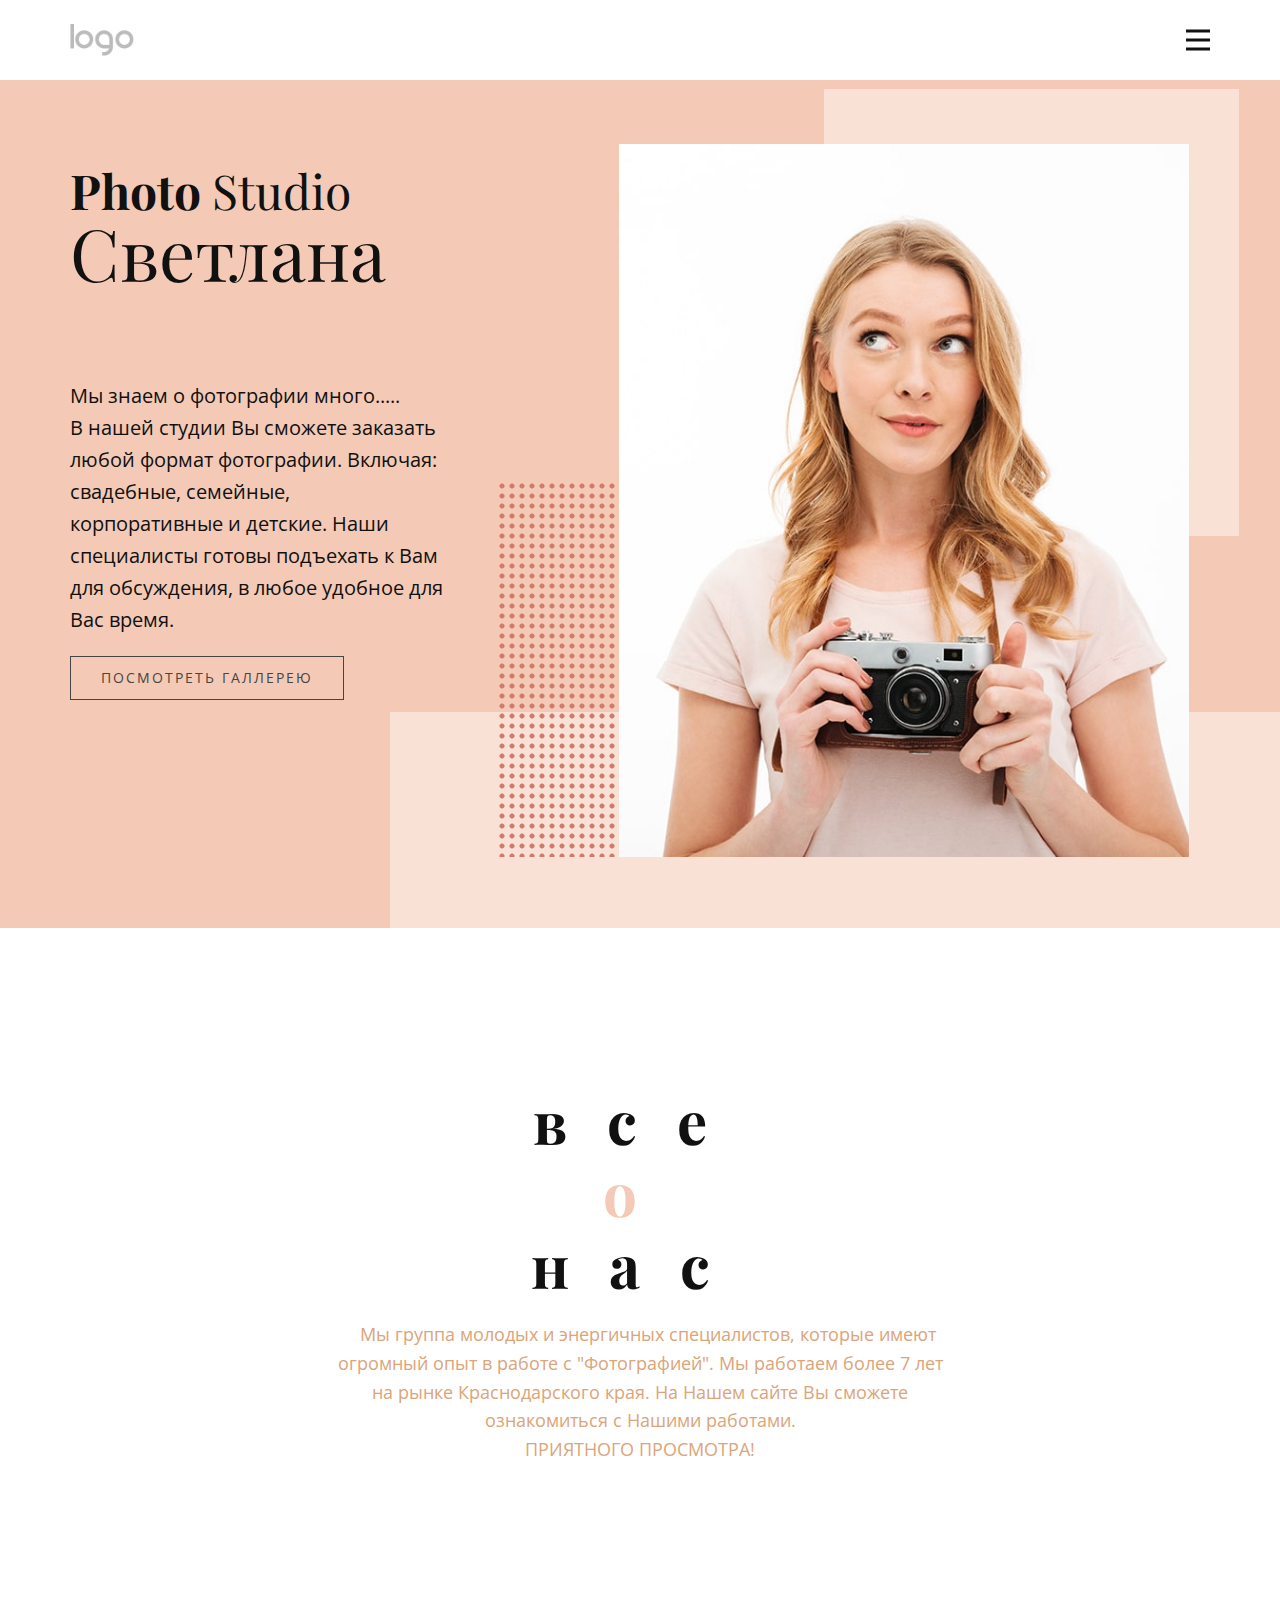
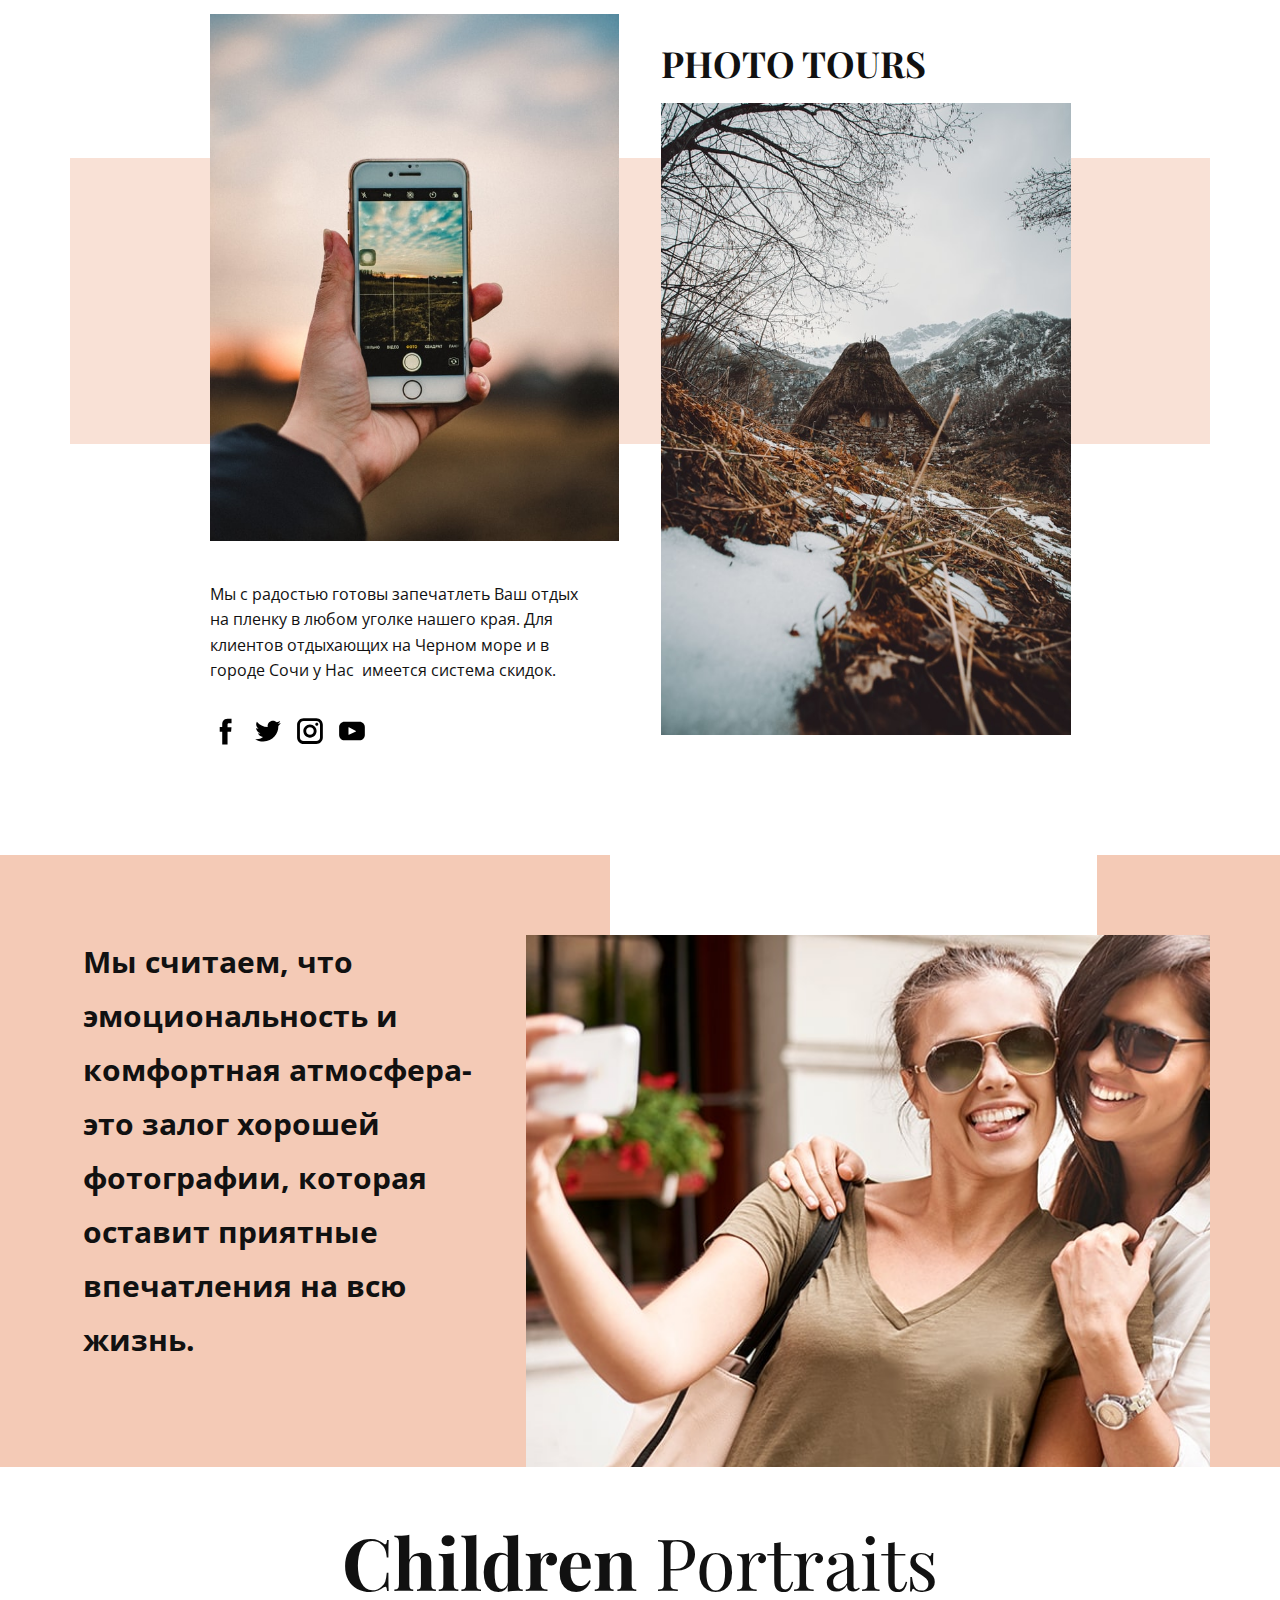
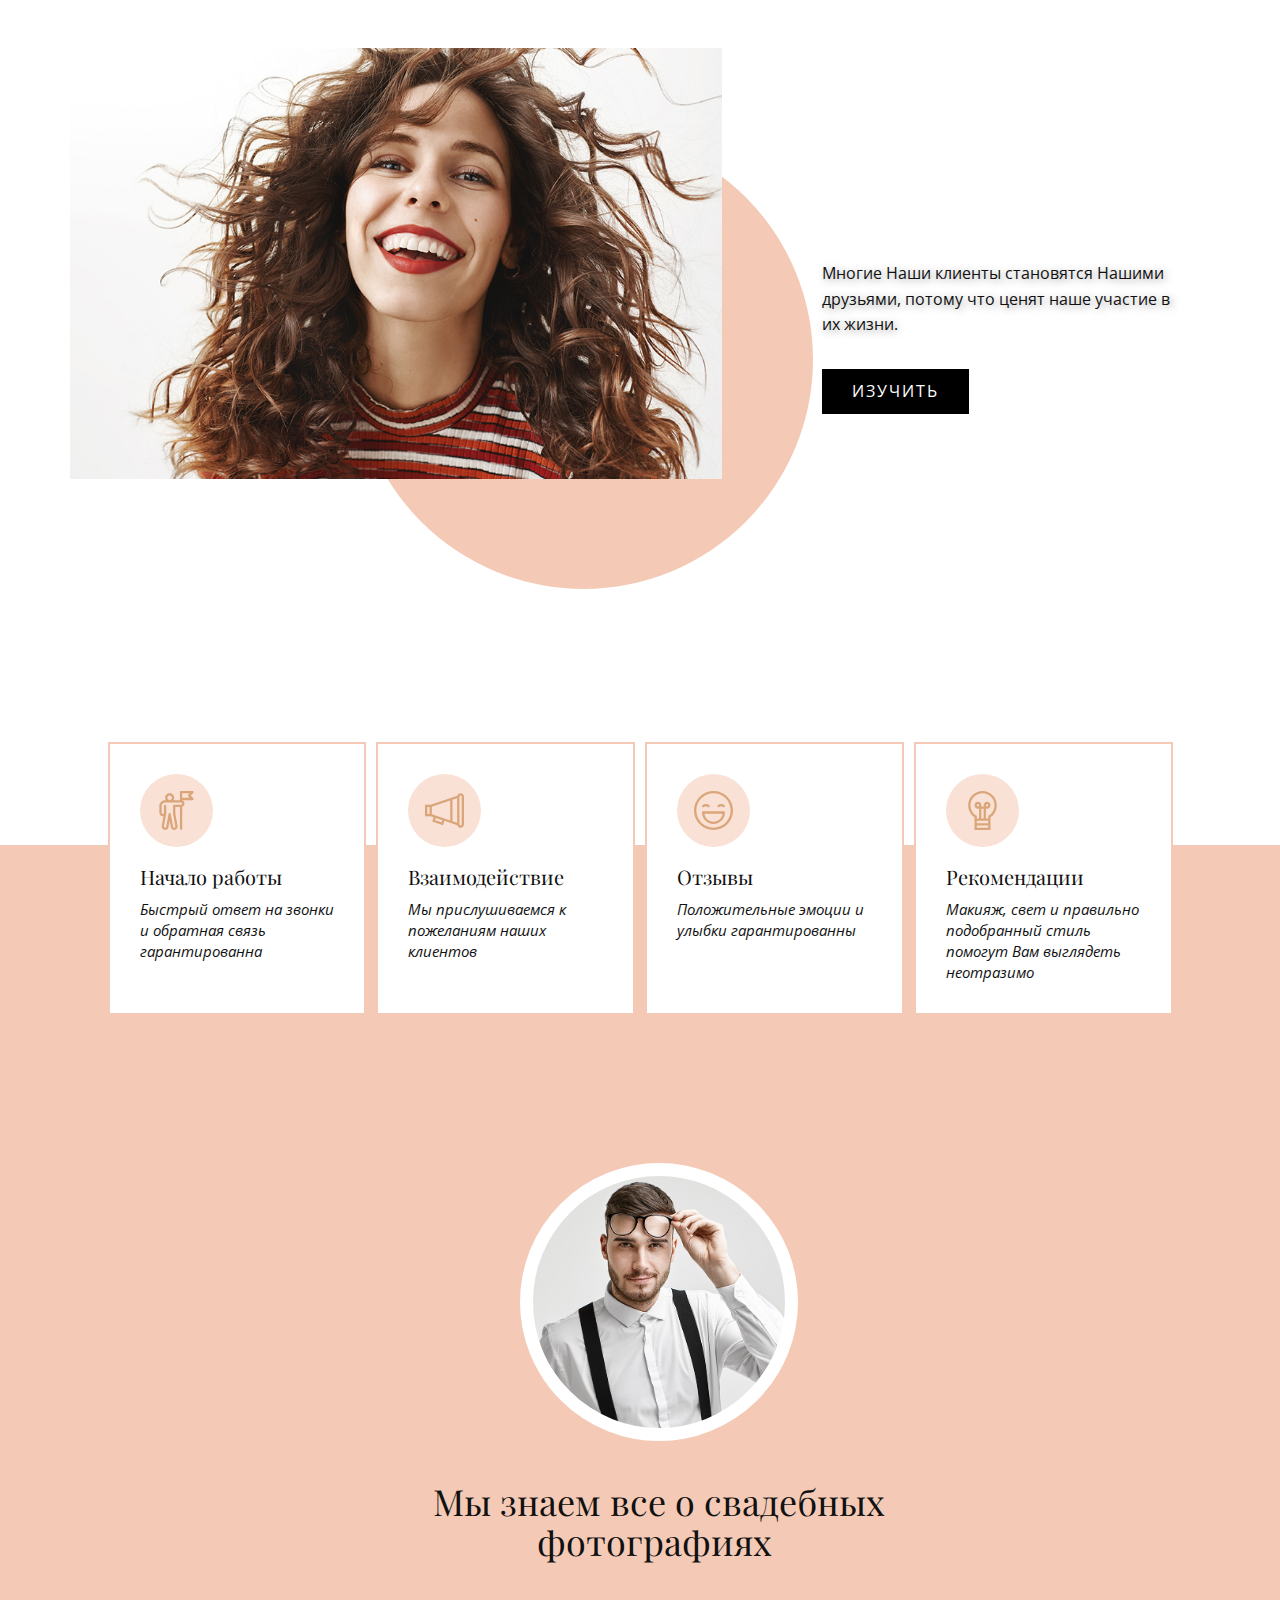
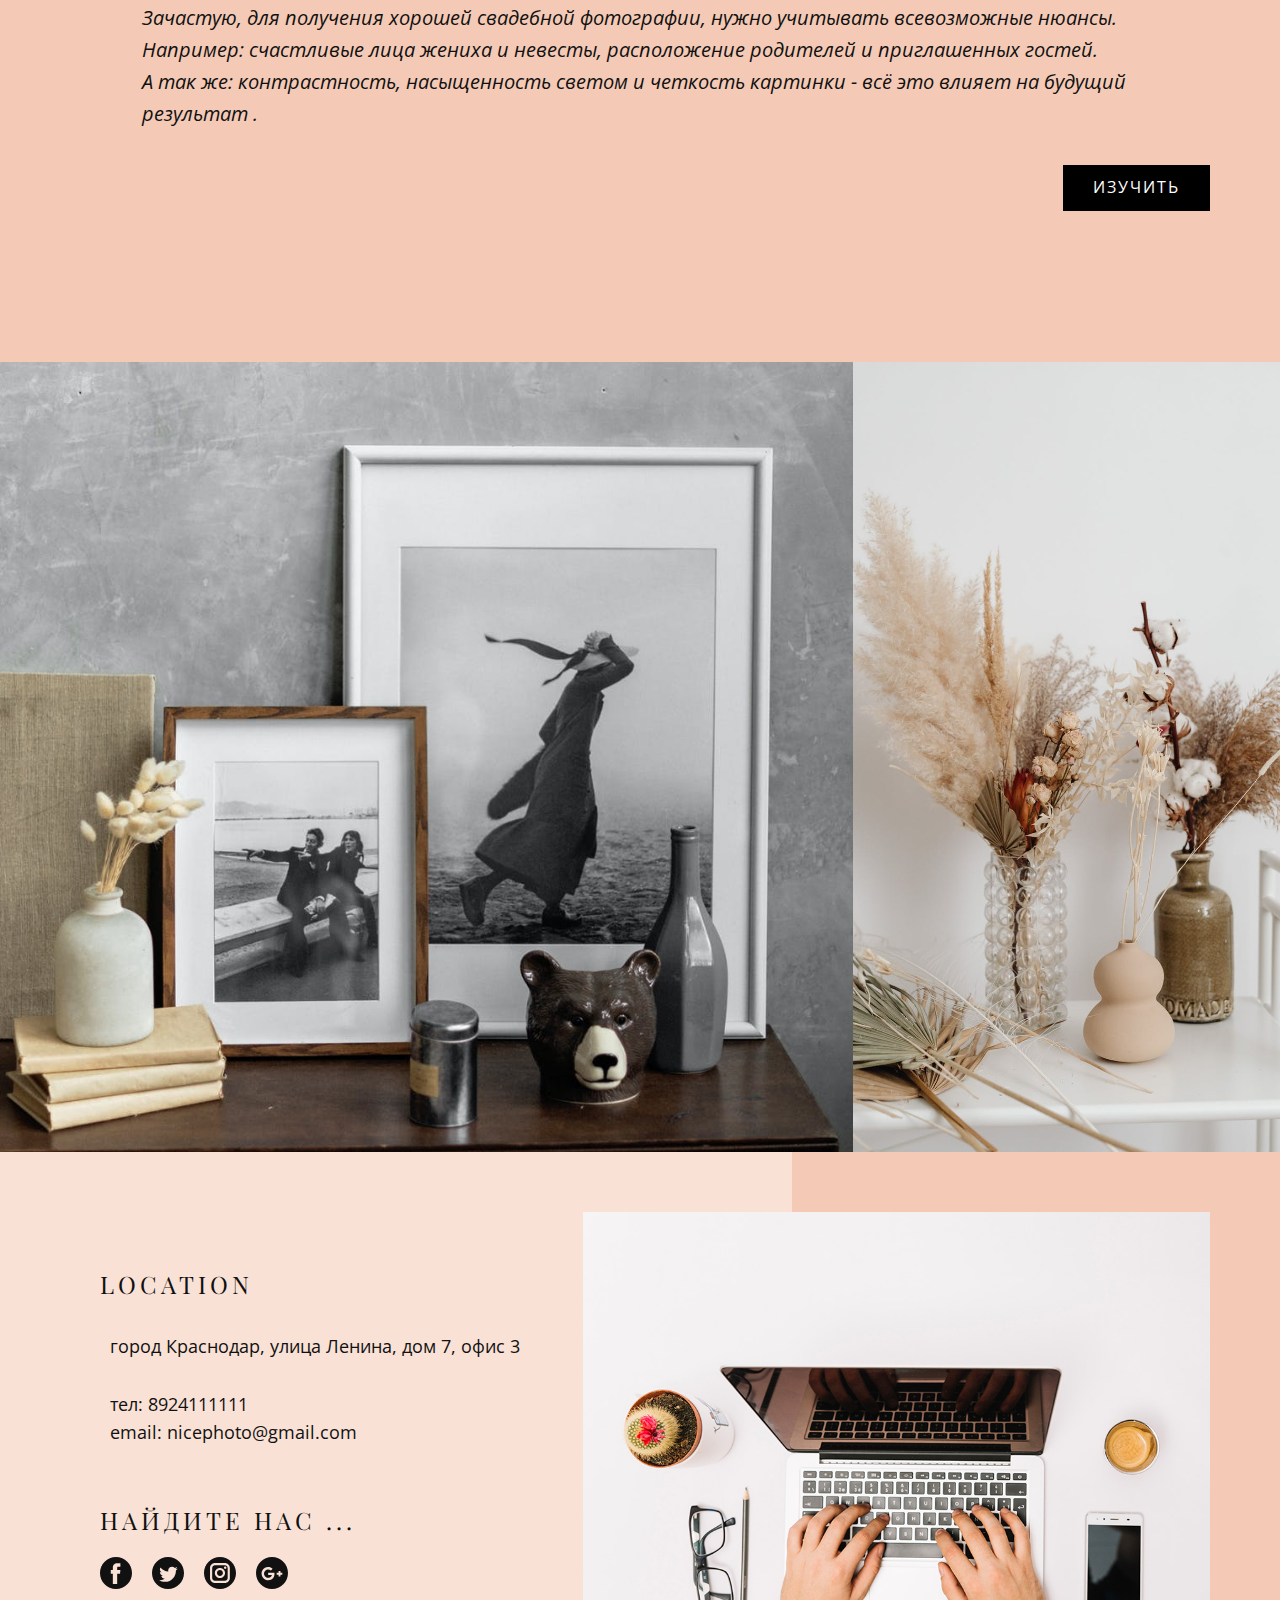
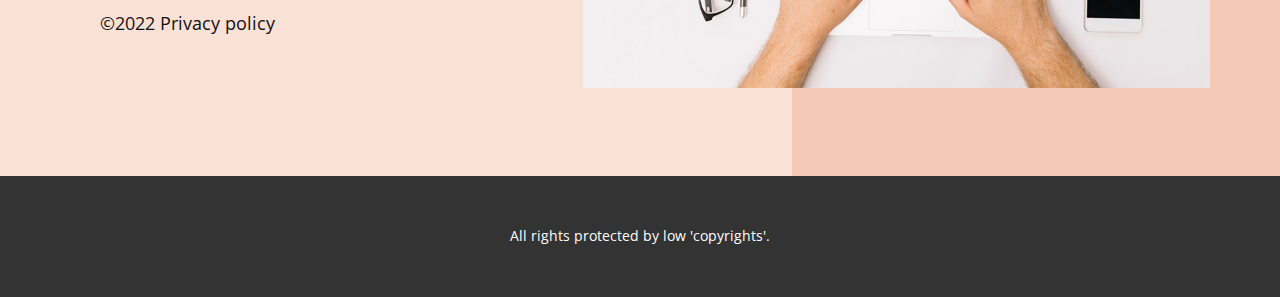
<file: index.html>
<!DOCTYPE html>
<html style="font-size: 16px;">

<head>
    <meta name="viewport" content="width=device-width, initial-scale=1.0">
    <meta charset="utf-8">
    <meta name="keywords" content="PhotoStudio, Photo Tours, Children Portraits, Recomendations &amp;amp; Advanced, location, follow us">
    <meta name="description" content="">
    <meta name="page_type" content="np-template-header-footer-from-plugin">
    <title>Home</title>
    <link rel="stylesheet" href="nicepage.css" media="screen">
    <link rel="stylesheet" href="Home.css" media="screen">
    <script class="u-script" type="text/javascript" src="jquery-1.9.1.min.js" defer=""></script>
    <script class="u-script" type="text/javascript" src="nicepage.js" defer=""></script>
    <link id="u-theme-google-font" rel="stylesheet" href="https://fonts.googleapis.com/css?family=Playfair+Display:400,400i,500,500i,600,600i,700,700i,800,800i,900,900i|Open+Sans:300,300i,400,400i,500,500i,600,600i,700,700i,800,800i">
    <link id="u-page-google-font" rel="stylesheet" href="https://fonts.googleapis.com/css?family=Playfair+Display:400,400i,500,500i,600,600i,700,700i,800,800i,900,900i">


    <script type="application/ld+json">
        {
            "@context": "http://schema.org",
            "@type": "Organization",
            "name": "",
            "url": "/",
            "logo": "images/default-logo.png"
        }
    </script>
    <meta name="theme-color" content="#f4cab6">
    <meta property="og:title" content="Home">
    <meta property="og:type" content="website">
    <link rel="canonical" href="/">
</head>

<body class="u-body u-xl-mode">
    <header class="u-clearfix u-header u-header" id="sec-5942">
        <div class="u-clearfix u-sheet u-valign-middle u-sheet-1">
            <a href="#" class="u-image u-logo u-image-1">
                <img src="images/default-logo.png" class="u-logo-image u-logo-image-1">
            </a>
            <nav class="u-menu u-menu-dropdown u-offcanvas u-menu-1" data-responsive-from="XL">
                <div class="menu-collapse" style="font-size: 1rem; letter-spacing: 0px; font-weight: 500;">
                    <a class="u-button-style u-custom-active-color u-custom-border u-custom-border-color u-custom-hover-color u-custom-left-right-menu-spacing u-custom-padding-bottom u-custom-text-active-color u-custom-text-color u-custom-text-hover-color u-custom-top-bottom-menu-spacing u-nav-link u-text-active-palette-1-base u-text-hover-palette-2-base"
                        href="#">
                        <svg class="u-svg-link" viewBox="0 0 24 24"><use xlink:href="#menu-hamburger"></use></svg>
                        <svg class="u-svg-content" version="1.1" id="menu-hamburger" viewBox="0 0 16 16" x="0px" y="0px" xmlns:xlink="http://www.w3.org/1999/xlink" xmlns="http://www.w3.org/2000/svg"><g><rect y="1" width="16" height="2"></rect><rect y="7" width="16" height="2"></rect><rect y="13" width="16" height="2"></rect>
</g></svg>
                    </a>
                </div>
                <div class="u-nav-container">
                    <ul class="u-nav u-spacing-2 u-unstyled u-nav-1">
                        <li class="u-nav-item"><a class="u-active-grey-5 u-button-style u-hover-grey-10 u-nav-link u-text-active-grey-90 u-text-grey-90 u-text-hover-grey-90" href="index.html" style="padding: 10px 20px;">Home</a>
                        </li>
                        <li class="u-nav-item"><a class="u-active-grey-5 u-button-style u-hover-grey-10 u-nav-link u-text-active-grey-90 u-text-grey-90 u-text-hover-grey-90" href="Children.html" style="padding: 10px 20px;">Children</a>
                        </li>
                        <li class="u-nav-item"><a class="u-active-grey-5 u-button-style u-hover-grey-10 u-nav-link u-text-active-grey-90 u-text-grey-90 u-text-hover-grey-90" href="Wedding.html" style="padding: 10px 20px;">Wedding</a>
                        </li>
                        <li class="u-nav-item"><a class="u-active-grey-5 u-button-style u-hover-grey-10 u-nav-link u-text-active-grey-90 u-text-grey-90 u-text-hover-grey-90" href="Gallary.html" style="padding: 10px 20px;">Gallary</a>
                        </li>
                    </ul>
                </div>
                <div class="u-nav-container-collapse">
                    <div class="u-black u-container-style u-inner-container-layout u-opacity u-opacity-95 u-sidenav">
                        <div class="u-inner-container-layout u-sidenav-overflow">
                            <div class="u-menu-close"></div>
                            <ul class="u-align-center u-nav u-popupmenu-items u-unstyled u-nav-2">
                                <li class="u-nav-item"><a class="u-button-style u-nav-link" href="index.html" style="padding: 10px 20px;">Home</a>
                                </li>
                                <li class="u-nav-item"><a class="u-button-style u-nav-link" href="Children.html" style="padding: 10px 20px;">Children</a>
                                </li>
                                <li class="u-nav-item"><a class="u-button-style u-nav-link" href="Wedding.html" style="padding: 10px 20px;">Wedding</a>
                                </li>
                                <li class="u-nav-item"><a class="u-button-style u-nav-link" href="Gallary.html" style="padding: 10px 20px;">Gallary</a>
                                </li>
                            </ul>
                        </div>
                    </div>
                    <div class="u-black u-menu-overlay u-opacity u-opacity-70"></div>
                </div>
            </nav>
        </div>
    </header>
    <section class="u-clearfix u-palette-1-base u-section-1" id="carousel_8967">
        <div class="u-expanded-width-xs u-palette-1-light-2 u-shape u-shape-rectangle u-shape-1"></div>
        <div class="u-palette-1-light-2 u-shape u-shape-rectangle u-shape-2"></div>
        <div class="u-container-style u-group u-image u-image-tiles u-image-1">
            <div class="u-container-layout u-container-layout-1"></div>
        </div>
        <img src="images/-min1.jpg" alt="" class="u-image u-image-default u-image-2">
        <div class="u-container-style u-group u-group-2">
            <div class="u-container-layout u-valign-top-lg u-valign-top-xl u-container-layout-2">
                <h1 class="u-custom-font u-font-playfair-display u-text u-text-1">
                    <span style="font-size: 3rem;">
              <span style="font-weight: 700;">Photo&nbsp;</span>Studio
                    </span>
                    <br>Светлана<br>
                    <br>
                </h1>
                <p class="u-large-text u-text u-text-variant u-text-2">Мы знаем о фотографии много.....<br>В нашей студии Вы сможете заказать любой формат фотографии. Включая: свадебные, семейные, корпоративные и детские. Наши специалисты готовы подъехать к Вам&nbsp; для обсуждения, в любое удобное для Вас
                    время.
                </p>
                <a href="Gallary.html" class="u-border-1 u-border-grey-dark-1 u-btn u-button-style u-btn-1">ПОСМОТРЕТЬ ГАЛЛЕРЕЮ</a>
            </div>
        </div>
    </section>
    <section class="u-align-center u-clearfix u-section-2" id="carousel_3468">
        <div class="u-clearfix u-sheet u-sheet-1">
            <h5 class="u-text u-text-1">все<br>
                <font color="#f4cab6">о</font>
                <br>нас
            </h5>
            <p class="u-text u-text-palette-2-base u-text-2">&nbsp; &nbsp;Мы группа молодых и энергичных специалистов, которые имеют огромный опыт в работе с "Фотографией". Мы работаем более 7 лет на рынке Краснодарского края. На Нашем сайте Вы сможете ознакомиться с Нашими работами.<br>ПРИЯТНОГО ПРОСМОТРА!
            </p>
        </div>
    </section>
    <section class="u-align-center u-clearfix u-section-3" id="sec-c80a">
        <div class="u-clearfix u-sheet u-valign-middle-lg u-valign-middle-xl u-valign-middle-xs u-sheet-1">
            <div class="u-expanded-width u-palette-1-light-2 u-shape u-shape-rectangle u-shape-1"></div>
            <div class="u-clearfix u-gutter-42 u-layout-wrap u-layout-wrap-1">
                <div class="u-gutter-0 u-layout">
                    <div class="u-layout-row">
                        <div class="u-size-30 u-size-60-md">
                            <div class="u-layout-col">
                                <div class="u-container-style u-image u-layout-cell u-left-cell u-size-40 u-image-1">
                                    <div class="u-container-layout u-valign-top u-container-layout-1"></div>
                                </div>
                                <div class="u-container-style u-layout-cell u-left-cell u-size-20 u-layout-cell-2">
                                    <div class="u-container-layout u-container-layout-2">
                                        <p class="u-text u-text-1">Мы с радостью готовы запечатлеть Ваш отдых на пленку в любом уголке нашего края. Для клиентов отдыхающих на Черном море и в городе Сочи у Нас&nbsp; имеется система скидок.</p>
                                        <div class="u-social-icons u-spacing-10 u-social-icons-1">
                                            <a class="u-social-url" target="_blank" href=""><span class="u-icon u-icon-circle u-social-facebook u-social-icon u-text-black u-icon-1"><svg class="u-svg-link" preserveAspectRatio="xMidYMin slice" viewBox="0 0 112 112" style=""><use xlink:href="#svg-3b2b"></use></svg><svg class="u-svg-content" viewBox="0 0 112 112" x="0px" y="0px" id="svg-3b2b" style=""><path d="M75.5,28.8H65.4c-1.5,0-4,0.9-4,4.3v9.4h13.9l-1.5,15.8H61.4v45.1H42.8V58.3h-8.8V42.4h8.8V32.2 c0-7.4,3.4-18.8,18.8-18.8h13.8v15.4H75.5z"></path></svg></span>
                        </a>
                                            <a class="u-social-url" target="_blank" href=""><span class="u-icon u-icon-circle u-social-icon u-social-twitter u-text-black u-icon-2"><svg class="u-svg-link" preserveAspectRatio="xMidYMin slice" viewBox="0 0 112 112" style=""><use xlink:href="#svg-5263"></use></svg><svg class="u-svg-content" viewBox="0 0 112 112" x="0px" y="0px" id="svg-5263" style=""><path d="M92.2,38.2c0,0.8,0,1.6,0,2.3c0,24.3-18.6,52.4-52.6,52.4c-10.6,0.1-20.2-2.9-28.5-8.2 c1.4,0.2,2.9,0.2,4.4,0.2c8.7,0,16.7-2.9,23-7.9c-8.1-0.2-14.9-5.5-17.3-12.8c1.1,0.2,2.4,0.2,3.4,0.2c1.6,0,3.3-0.2,4.8-0.7 c-8.4-1.6-14.9-9.2-14.9-18c0-0.2,0-0.2,0-0.2c2.5,1.4,5.4,2.2,8.4,2.3c-5-3.3-8.3-8.9-8.3-15.4c0-3.4,1-6.5,2.5-9.2 c9.1,11.1,22.7,18.5,38,19.2c-0.2-1.4-0.4-2.8-0.4-4.3c0.1-10,8.3-18.2,18.5-18.2c5.4,0,10.1,2.2,13.5,5.7c4.3-0.8,8.1-2.3,11.7-4.5 c-1.4,4.3-4.3,7.9-8.1,10.1c3.7-0.4,7.3-1.4,10.6-2.9C98.9,32.3,95.7,35.5,92.2,38.2z"></path></svg></span>
                        </a>
                                            <a class="u-social-url" target="_blank" href=""><span class="u-icon u-icon-circle u-social-icon u-social-instagram u-text-black u-icon-3"><svg class="u-svg-link" preserveAspectRatio="xMidYMin slice" viewBox="0 0 112 112" style=""><use xlink:href="#svg-6b67"></use></svg><svg class="u-svg-content" viewBox="0 0 112 112" x="0px" y="0px" id="svg-6b67" style=""><path d="M55.9,32.9c-12.8,0-23.2,10.4-23.2,23.2s10.4,23.2,23.2,23.2s23.2-10.4,23.2-23.2S68.7,32.9,55.9,32.9z M55.9,69.4c-7.4,0-13.3-6-13.3-13.3c-0.1-7.4,6-13.3,13.3-13.3s13.3,6,13.3,13.3C69.3,63.5,63.3,69.4,55.9,69.4z"></path><path d="M79.7,26.8c-3,0-5.4,2.5-5.4,5.4s2.5,5.4,5.4,5.4c3,0,5.4-2.5,5.4-5.4S82.7,26.8,79.7,26.8z"></path><path d="M78.2,11H33.5C21,11,10.8,21.3,10.8,33.7v44.7c0,12.6,10.2,22.8,22.7,22.8h44.7c12.6,0,22.7-10.2,22.7-22.7 V33.7C100.8,21.1,90.6,11,78.2,11z M91,78.4c0,7.1-5.8,12.8-12.8,12.8H33.5c-7.1,0-12.8-5.8-12.8-12.8V33.7 c0-7.1,5.8-12.8,12.8-12.8h44.7c7.1,0,12.8,5.8,12.8,12.8V78.4z"></path></svg></span>
                        </a>
                                            <a class="u-social-url" target="_blank" href="#"><span class="u-icon u-icon-circle u-social-icon u-social-youtube u-text-black u-icon-4"><svg class="u-svg-link" preserveAspectRatio="xMidYMin slice" viewBox="0 0 112 112" style=""><use xlink:href="#svg-5673"></use></svg><svg class="u-svg-content" viewBox="0 0 112 112" x="0px" y="0px" id="svg-5673" style=""><path d="M82.3,24H29.7C19.3,24,11,32.5,11,43v26.7c0,10.5,8.3,19,18.7,19h52.5c10.3,0,18.7-8.5,18.7-19V43 C101,32.5,92.7,24,82.3,24L82.3,24z M69.7,57.6L45.1,69.5c-0.7,0.2-1.4-0.2-1.4-0.8V44.1c0-0.7,0.8-1.3,1.4-0.8l24.6,12.6 C70.4,56.2,70.4,57.3,69.7,57.6L69.7,57.6z"></path></svg></span>
                        </a>
                                        </div>
                                    </div>
                                </div>
                            </div>
                        </div>
                        <div class="u-size-30 u-size-60-md">
                            <div class="u-layout-col">
                                <div class="u-container-style u-layout-cell u-right-cell u-size-60 u-layout-cell-3">
                                    <div class="u-container-layout u-container-layout-3">
                                        <h2 class="u-text u-text-2">Photo Tours</h2>
                                        <img class="u-expanded-width-lg u-expanded-width-md u-expanded-width-sm u-expanded-width-xl u-image u-image-2" src="images/photo1580209816054faed0747e838.jpg">
                                    </div>
                                </div>
                            </div>
                        </div>
                    </div>
                </div>
            </div>
        </div>
    </section>
    <section class="u-clearfix u-palette-1-base u-section-4" id="carousel_e10b">
        <div class="u-clearfix u-sheet u-valign-middle-xs u-sheet-1">
            <div class="u-shape u-shape-rectangle u-white u-shape-1"></div>
            <div class="u-clearfix u-expanded-width u-layout-wrap u-layout-wrap-1">
                <div class="u-layout">
                    <div class="u-layout-row">
                        <div class="u-container-style u-layout-cell u-right-cell u-size-24 u-layout-cell-1">
                            <!-- 
                              <div class="u-container-layout u-valign-bottom-sm u-container-layout-1">
                            <a href="Home.html" class="u-border-1 u-border-grey-dark-1 u-btn u-button-style u-btn-1">learn more</a>
                        </div>
                      -->
                        </div>
                        <div class="u-container-style u-image u-layout-cell u-left-cell u-size-36 u-image-1">
                            <div class="u-container-layout u-container-layout-2"></div>
                        </div>
                    </div>
                </div>
            </div>
            <p class="u-large-text u-text u-text-variant u-text-1"><b>Мы считаем, что эмоциональность и комфортная атмосфера-это залог хорошей фотографии, которая оставит приятные впечатления на всю жизнь.</b>
            </p>
        </div>
    </section>
    <section class="u-align-center u-clearfix u-white u-section-5" id="carousel_52ab">
        <div class="u-clearfix u-sheet u-valign-middle-md u-valign-middle-sm u-valign-middle-xl u-valign-middle-xs u-sheet-1">
            <h1 class="u-text u-text-1">
                <span style="font-weight: 700;">Children</span> Portraits
            </h1>
            <div class="u-clearfix u-expanded-width u-layout-wrap u-layout-wrap-1">
                <div class="u-layout">
                    <div class="u-layout-row">
                        <div class="u-container-style u-layout-cell u-size-38 u-layout-cell-1">
                            <div class="u-container-layout u-container-layout-1">
                                <div class="u-palette-1-base u-shape u-shape-circle u-shape-1"></div>
                                <img alt="" class="u-align-left u-expanded-width-lg u-expanded-width-md u-expanded-width-xl u-image u-image-default u-image-1" src="images/rest.jpg">
                            </div>
                        </div>
                        <div class="u-align-left u-container-style u-layout-cell u-right-cell u-size-22 u-layout-cell-2">
                            <div class="u-container-layout u-valign-middle-lg u-valign-middle-md u-valign-middle-xl u-container-layout-2">
                                <p class="u-text u-text-2">Многие Наши клиенты становятся Нашими друзьями, потому что ценят наше участие в их жизни.</p>

                                <a href="Children.html" class="u-black u-btn u-button-style u-btn-2">ИЗУЧИТЬ</a>
                            </div>
                        </div>
                    </div>
                </div>
            </div>
        </div>
    </section>
    <section class="u-align-center u-clearfix u-palette-1-base u-valign-top-sm u-valign-top-xs u-section-6" id="carousel_c544">
        <div class="u-expanded-width u-shape u-shape-rectangle u-white u-shape-1"></div>
        <div class="u-list u-list-1">
            <div class="u-repeater u-repeater-1">
                <div class="u-border-2 u-border-palette-1-base u-container-style u-list-item u-repeater-item u-white u-list-item-1">
                    <div class="u-container-layout u-similar-container u-valign-top u-container-layout-1"><span class="u-icon u-icon-circle u-palette-1-light-2 u-spacing-17 u-text-palette-2-base u-icon-1"><svg class="u-svg-link" preserveAspectRatio="xMidYMin slice" viewBox="0 0 512.001 512.001" style=""><use xlink:href="#svg-7e1a"></use></svg><svg class="u-svg-content" viewBox="0 0 512.001 512.001" x="0px" y="0px" id="svg-7e1a" style="enable-background:new 0 0 512.001 512.001;"><g><g><path d="M442.194,59.994l34.39-34.389c4.29-4.29,5.572-10.741,3.252-16.345C477.513,3.655,472.044,0,465.978,0H315.994    c-8.283,0-14.998,6.715-14.998,14.998c0,12.923,0,93.51,0,104.989h-83.063c5.122-8.832,8.071-19.073,8.071-29.997    c0-33.081-26.913-59.994-59.994-59.994S106.016,56.91,106.016,89.99c0,10.924,2.949,21.165,8.071,29.997h-8.071    c-41.351,0-74.992,33.641-74.992,74.992v90.99c0,24.81,20.185,44.995,44.995,44.995c3.021,0,5.971-0.299,8.828-0.869    L62.532,455.395c-6.277,23.602,7.534,48.069,31.078,54.806c27.993,8.082,52.376-12.538,55.999-32.301l16.401-89.511l16.401,89.511    c0.088,0.478,0.199,0.952,0.332,1.42c6.698,23.432,31.433,37.843,55.632,30.891c23.579-6.746,37.39-31.215,31.113-54.816    l-28.486-159.947v-85.47h59.994v286.97c0,8.283,6.715,14.998,14.998,14.998c8.283,0,14.998-6.715,14.998-14.998V207.398    c17.457-6.191,29.997-22.863,29.997-42.416s-12.54-36.224-29.997-42.416v-2.58h134.986c6.066,0,11.535-3.655,13.857-9.259    c2.321-5.604,1.038-12.056-3.252-16.345L442.194,59.994z M166.01,59.994c16.54,0,29.997,13.457,29.997,29.997    c0,16.54-13.457,29.997-29.997,29.997c-16.54,0-29.997-13.457-29.997-29.997C136.013,73.45,149.469,59.994,166.01,59.994z     M330.993,164.983c0,8.27-6.729,14.998-14.999,14.998h-89.99c-8.283,0-14.998,6.715-14.998,14.998v101.792    c0,0.882,0.078,1.762,0.232,2.63c30.515,171.339,28.869,162.32,29.185,163.425c2.273,7.95-2.348,16.269-10.313,18.548    c-7.929,2.277-15.898-2.307-18.347-9.723l-31-169.183c-1.305-7.122-7.512-12.295-14.752-12.295s-13.448,5.173-14.752,12.295    l-31,169.185c-2.474,7.519-10.429,12.007-18.361,9.717c-7.951-2.275-12.571-10.594-10.298-18.544    c0.315-1.102-1.4,8.306,29.185-163.425c0.155-0.868,0.232-1.748,0.232-2.63V194.979c0-8.283-6.715-14.998-14.998-14.998    s-14.998,6.715-14.998,14.998v90.99c0,8.27-6.728,14.998-14.998,14.998s-14.998-6.728-14.998-14.998v-90.99    c0-24.81,20.185-44.995,44.995-44.995h209.978C324.265,149.984,330.993,156.712,330.993,164.983z M330.992,89.99V29.997h98.777    l-19.392,19.391c-5.857,5.857-5.857,15.354,0,21.212l19.392,19.391H330.992z"></path>
</g>
</g></svg></span>
                        <h4 class="u-custom-font u-text u-text-1">Начало работы</h4>
                        <p class="u-text u-text-2">Быстрый ответ на звонки и обратная связь гарантированна</p>
                    </div>
                </div>
                <div class="u-border-2 u-border-palette-1-base u-container-style u-list-item u-repeater-item u-video-cover u-white">
                    <div class="u-container-layout u-similar-container u-valign-top u-container-layout-2"><span class="u-icon u-icon-circle u-palette-1-light-2 u-spacing-17 u-text-palette-2-base u-icon-2"><svg class="u-svg-link" preserveAspectRatio="xMidYMin slice" viewBox="0 0 512 512" style=""><use xlink:href="#svg-546d"></use></svg><svg class="u-svg-content" viewBox="0 0 512 512" x="0px" y="0px" id="svg-546d" style="enable-background:new 0 0 512 512;"><path d="M467,30c-20.918,0-38.548,14.348-43.567,33.719L72.56,181H0v150h72.56l40.364,13.492l-19.021,56.905l142.263,47.553  l19.021-56.905l168.246,56.237C428.452,467.652,446.082,482,467,482c24.813,0,45-20.187,45-45V75C512,50.187,491.813,30,467,30z   M90,206.802l241-80.555v259.506L90,305.198V206.802z M361,116.219l61-20.389v320.34l-61-20.389V116.219z M30,211h30v90H30V211z   M217.224,410.986l-85.358-28.531l9.511-28.453l85.358,28.531L217.224,410.986z M482,437c0,8.271-6.729,15-15,15s-15-6.729-15-15V75  c0-8.271,6.729-15,15-15s15,6.729,15,15V437z"></path></svg></span>
                        <h4 class="u-custom-font u-text u-text-3">Взаимодействие<br>
                        </h4>
                        <p class="u-text u-text-4">Мы прислушиваемся к пожеланиям наших клиентов</p>
                    </div>
                </div>
                <div class="u-border-2 u-border-palette-1-base u-container-style u-list-item u-repeater-item u-video-cover u-white">
                    <div class="u-container-layout u-similar-container u-valign-top u-container-layout-3"><span class="u-icon u-icon-circle u-palette-1-light-2 u-spacing-17 u-text-palette-2-base u-icon-3"><svg class="u-svg-link" preserveAspectRatio="xMidYMin slice" viewBox="0 0 512 512" style=""><use xlink:href="#svg-d328"></use></svg><svg class="u-svg-content" viewBox="0 0 512 512" x="0px" y="0px" id="svg-d328" style="enable-background:new 0 0 512 512;"><g><g><path d="M437.019,74.981C388.668,26.629,324.38,0,256,0S123.332,26.629,74.981,74.981C26.628,123.332,0,187.62,0,256    s26.628,132.668,74.981,181.019C123.332,485.371,187.62,512,256,512s132.668-26.629,181.019-74.981    C485.372,388.668,512,324.38,512,256S485.372,123.332,437.019,74.981z M256,481.524c-124.354,0-225.524-101.17-225.524-225.524    S131.646,30.476,256,30.476S481.524,131.646,481.524,256S380.354,481.524,256,481.524z"></path>
</g>
</g><g><g><path d="M200.622,188.396c-24.953-24.955-65.556-24.953-90.509,0c-5.951,5.95-5.951,15.599,0,21.55    c5.952,5.95,15.601,5.95,21.551,0c13.072-13.071,34.34-13.07,47.41,0c2.976,2.976,6.875,4.464,10.774,4.464    s7.8-1.488,10.774-4.464C206.573,203.995,206.573,194.347,200.622,188.396z"></path>
</g>
</g><g><g><path d="M401.884,188.396c-24.953-24.953-65.556-24.955-90.509,0c-5.951,5.95-5.951,15.599,0,21.55    c5.952,5.95,15.601,5.95,21.551,0c13.07-13.071,34.338-13.072,47.41,0c2.976,2.976,6.875,4.464,10.774,4.464    s7.8-1.488,10.774-4.464C407.835,203.995,407.835,194.347,401.884,188.396z"></path>
</g>
</g><g><g><path d="M391.111,267.175H120.889c-8.416,0-15.238,6.823-15.238,15.238c0,82.902,67.447,150.349,150.349,150.349    s150.349-67.447,150.349-150.349C406.349,273.997,399.527,267.175,391.111,267.175z M256,402.286    c-60.938,0-111.402-45.703-118.909-104.635H374.91C367.402,356.583,316.938,402.286,256,402.286z"></path>
</g>
</g></svg></span>
                        <h4 class="u-custom-font u-text u-text-5">Отзывы</h4>
                        <p class="u-text u-text-6">Положительные эмоции и улыбки гарантированны</p>
                    </div>
                </div>
                <div class="u-border-2 u-border-palette-1-base u-container-style u-list-item u-repeater-item u-video-cover u-white">
                    <div class="u-container-layout u-similar-container u-valign-top u-container-layout-4"><span class="u-icon u-icon-circle u-palette-1-light-2 u-spacing-17 u-text-palette-2-base u-icon-4"><svg class="u-svg-link" preserveAspectRatio="xMidYMin slice" viewBox="0 0 512 512" style=""><use xlink:href="#svg-c361"></use></svg><svg class="u-svg-content" viewBox="0 0 512 512" id="svg-c361"><path d="m256 0c-103.526 0-187.751 84.225-187.751 187.751 0 32.724 8.551 64.947 24.729 93.188 14.268 24.908 34.195 46.345 57.95 62.421v168.64h210.145v-168.64c23.755-16.076 43.683-37.513 57.95-62.421 16.178-28.241 24.729-60.465 24.729-93.188-.001-103.526-84.226-187.751-187.752-187.751zm-75.072 391.904h150.145v30.048h-150.145zm15.024-189.129c-8.284 0-15.024-6.74-15.024-15.024s6.74-15.023 15.024-15.023 15.023 6.739 15.023 15.023-6.739 15.024-15.023 15.024zm75.072 30v129.129h-30.049v-129.129zm30-45.024c0-8.284 6.739-15.023 15.023-15.023s15.024 6.739 15.024 15.023-6.74 15.024-15.024 15.024-15.023-6.74-15.023-15.024zm-120.096 294.249v-30.048h150.145v30.048zm212.063-215.972c-13.184 23.015-32.116 42.505-54.751 56.363l-7.168 4.389v35.124h-30.048v-129.129h15.023c24.826 0 45.024-20.198 45.024-45.024s-20.198-45.023-45.024-45.023-45.023 20.197-45.023 45.023c0 5.267.917 10.323 2.587 15.024h-35.223c1.67-4.702 2.587-9.757 2.587-15.024 0-24.826-20.197-45.023-45.023-45.023s-45.024 20.197-45.024 45.023 20.198 45.024 45.024 45.024h15.023v129.129h-30.048v-35.124l-7.168-4.389c-22.635-13.858-41.567-33.349-54.751-56.363-13.581-23.709-20.76-50.777-20.76-78.277.001-86.984 70.768-157.751 157.752-157.751s157.751 70.767 157.751 157.751c0 27.5-7.179 54.568-20.76 78.277z"></path></svg></span>
                        <h4 class="u-custom-font u-text u-text-7">Рекомендации<br>
                        </h4>
                        <p class="u-text u-text-8">Макияж, свет и правильно подобранный стиль помогут Вам выглядеть неотразимо</p>
                    </div>
                </div>
            </div>
        </div>
    </section>
    <section class="u-align-right u-clearfix u-palette-1-base u-section-7" id="carousel_2f3d">
        <div class="u-clearfix u-sheet u-sheet-1">
            <div alt="" class="u-border-13 u-border-white u-image u-image-circle u-image-1" data-image-width="800" data-image-height="637"></div>
            <h2 class="u-align-center u-text u-text-1">Мы знаем все о свадебных фотографиях&nbsp;</h2>
            <p class="u-align-left u-large-text u-text u-text-variant u-text-2">Зачастую, для получения хорошей свадебной фотографии, нужно учитывать всевозможные нюансы.<br>Например: счастливые лица жениха и невесты, расположение родителей и приглашенных гостей.&nbsp;<br>А так же: контрастность, насыщенность светом и
                четкость картинки - всё это влияет на будущий результат . <br>
            </p>

            <a href="../Sveta/Wedding.html" class="u-black u-btn u-button-style u-btn-2">ИЗУЧИТЬ</a>
        </div>
    </section>
    <section class="u-clearfix u-section-8" id="carousel_6c96">
        <div class="u-clearfix u-expanded-width u-layout-wrap u-layout-wrap-1">
            <div class="u-layout">
                <div class="u-layout-row">
                    <div class="u-container-style u-image u-layout-cell u-left-cell u-size-40 u-image-1">
                        <div class="u-container-layout"></div>
                    </div>
                    <div class="u-container-style u-image u-layout-cell u-right-cell u-size-20 u-image-2" data-image-width="1000" data-image-height="1500">
                        <div class="u-container-layout"></div>
                    </div>
                </div>
            </div>
        </div>
    </section>
    <section class="u-clearfix u-expanded-width-xl u-palette-1-base u-section-9" id="carousel_3a9e">
        <div class="u-expanded-height u-palette-1-light-2 u-shape u-shape-rectangle u-shape-1"></div>
        <div class="u-clearfix u-gutter-0 u-layout-wrap u-layout-wrap-1">
            <div class="u-gutter-0 u-layout">
                <div class="u-layout-row">
                    <div class="u-size-27">
                        <div class="u-layout-col">
                            <div class="u-container-style u-layout-cell u-left-cell u-size-30 u-layout-cell-1">
                                <div class="u-container-layout u-valign-bottom u-container-layout-1">
                                    <h2 class="u-text u-text-1">location</h2>
                                    <p class="u-text u-text-2">город Краснодар, улица Ленина, дом 7, офис 3<br>
                                        <br>тел: 8924111111<br>email: nicephoto@gmail.com
                                    </p>
                                </div>
                            </div>
                            <div class="u-align-left u-container-style u-layout-cell u-left-cell u-size-30 u-layout-cell-2">
                                <div class="u-container-layout u-valign-top u-container-layout-2">
                                    <h2 class="u-text u-text-3">НАЙДИТЕ НАС ...</h2>
                                    <div class="u-social-icons u-spacing-20 u-social-icons-1">
                                        <a class="u-social-url" target="_blank" href=""><span class="u-icon u-icon-circle u-social-facebook u-social-icon u-icon-1"><svg class="u-svg-link" preserveAspectRatio="xMidYMin slice" viewBox="0 0 112.2 112.2" style=""><use xlink:href="#svg-4158"></use></svg><svg xmlns="http://www.w3.org/2000/svg" xmlns:xlink="http://www.w3.org/1999/xlink" version="1.1" xml:space="preserve" class="u-svg-content" viewBox="0 0 112.2 112.2" x="0px" y="0px" id="svg-4158" style="enable-background:new 0 0 112.2 112.2;"><path d="M56.1,0C25.1,0,0,25.1,0,56.1c0,31,25.1,56.1,56.1,56.1c31,0,56.1-25.1,56.1-56.1C112.2,25.1,87.1,0,56.1,0z M71.6,34.3h-8.2c-1.3,0-3.2,0.7-3.2,3.5v7.6h11.3l-1.3,12.9h-10V95H45V58.3h-7.2V45.4H45v-8.3c0-6,2.8-15.3,15.3-15.3l11.2,0V34.3z "></path></svg>  
                      </span>
                      </a>
                                        <a class="u-social-url" target="_blank" href=""><span class="u-icon u-icon-circle u-social-icon u-social-twitter u-icon-2"><svg class="u-svg-link" preserveAspectRatio="xMidYMin slice" viewBox="0 0 112.2 112.2" style=""><use xlink:href="#svg-f7ee"></use></svg><svg xmlns="http://www.w3.org/2000/svg" xmlns:xlink="http://www.w3.org/1999/xlink" version="1.1" xml:space="preserve" class="u-svg-content" viewBox="0 0 112.2 112.2" x="0px" y="0px" id="svg-f7ee" style="enable-background:new 0 0 112.2 112.2;"><path d="M56.1,0C25.1,0,0,25.1,0,56.1s25.1,56.1,56.1,56.1s56.1-25.1,56.1-56.1S87.1,0,56.1,0z M83.8,47.3 c0,0.6,0,1.2,0,1.7c0,17.7-13.5,38.2-38.2,38.2c-7.6,0-14.6-2.2-20.6-6c1,0.1,2.1,0.2,3.2,0.2c6.3,0,12.1-2.1,16.7-5.7 c-5.9-0.1-10.8-4-12.5-9.3c0.8,0.2,1.7,0.2,2.5,0.2c1.2,0,2.4-0.2,3.5-0.5c-6.1-1.2-10.8-6.7-10.8-13.1c0-0.1,0-0.1,0-0.2 c1.8,1,3.9,1.6,6.1,1.7c-3.6-2.4-6-6.5-6-11.2c0-2.5,0.7-4.8,1.8-6.7c6.6,8.1,16.5,13.5,27.6,14c-0.2-1-0.3-2-0.3-3.1 c0-7.4,6-13.4,13.4-13.4c3.9,0,7.3,1.6,9.8,4.2c3.1-0.6,5.9-1.7,8.5-3.3c-1,3.1-3.1,5.8-5.9,7.4c2.7-0.3,5.3-1,7.7-2.1 C88.7,43,86.4,45.4,83.8,47.3z"></path></svg>
                      </span>
                      </a>
                                        <a class="u-social-url" target="_blank" href=""><span class="u-icon u-icon-circle u-social-icon u-social-instagram u-icon-3"><svg class="u-svg-link" preserveAspectRatio="xMidYMin slice" viewBox="0 0 112.2 112.2" style=""><use xlink:href="#svg-972c"></use></svg><svg xmlns="http://www.w3.org/2000/svg" xmlns:xlink="http://www.w3.org/1999/xlink" version="1.1" xml:space="preserve" class="u-svg-content" viewBox="0 0 112.2 112.2" x="0px" y="0px" id="svg-972c" style="enable-background:new 0 0 112.2 112.2;"><path d="M56.1,0C25.1,0,0,25.1,0,56.1c0,31,25.1,56.1,56.1,56.1c31,0,56.1-25.1,56.1-56.1C112.2,25.1,87.1,0,56.1,0z M90.6,73.4c0,9.6-7.8,17.5-17.5,17.5H38.6c-9.6,0-17.5-7.9-17.5-17.6V38.8c0-9.6,7.8-17.5,17.5-17.5h34.5c9.6,0,17.5,7.8,17.5,17.5 V73.4z"></path><path d="M73.1,28.9H38.6c-5.4,0-9.9,4.4-9.9,9.9v34.5c0,5.4,4.4,9.9,9.9,9.9h34.5c5.4,0,9.9-4.4,9.9-9.9V38.8 C83,33.4,78.6,28.9,73.1,28.9z M55.9,74C46,74,38,66,38,56.1c0-9.9,8-17.9,17.9-17.9c9.9,0,17.9,8,17.9,17.9 C73.8,66,65.8,74,55.9,74z M74.3,41.9c-2.3,0-4.2-1.9-4.2-4.2s1.9-4.2,4.2-4.2c2.3,0,4.2,1.9,4.2,4.2S76.6,41.9,74.3,41.9z"></path><path d="M55.9,45.8c-5.7,0-10.4,4.6-10.3,10.3c0,5.7,4.6,10.3,10.3,10.3s10.3-4.6,10.3-10.3 C66.2,50.4,61.6,45.8,55.9,45.8z"></path></svg>
                      </span>
                      </a>
                                        <a class="u-social-url" target="_blank" href=""><span class="u-icon u-icon-circle u-social-google u-social-icon u-icon-4"><svg class="u-svg-link" preserveAspectRatio="xMidYMin slice" viewBox="0 0 112.2 112.2" style=""><use xlink:href="#svg-fe5c"></use></svg><svg xmlns="http://www.w3.org/2000/svg" xmlns:xlink="http://www.w3.org/1999/xlink" version="1.1" xml:space="preserve" class="u-svg-content" viewBox="0 0 112.2 112.2" x="0px" y="0px" id="svg-fe5c" style="enable-background:new 0 0 112.2 112.2;"><path d="M56.1,0C25.1,0,0,25.1,0,56.1s25.1,56.1,56.1,56.1c31,0,56.1-25.1,56.1-56.1S87.1,0,56.1,0z M60.1,73.8 c-5.7,7.4-16.3,9.5-24.9,6.6c-9.1-3-15.8-12.2-15.6-21.9c-0.5-11.9,10-22.9,21.9-23.1c6.1-0.5,12,1.8,16.6,5.7 c-1.9,2.1-3.8,4.1-5.9,6.1c-4.1-2.5-8.9-4.3-13.7-2.7c-7.6,2.2-12.3,11.2-9.4,18.7c2.3,7.8,11.8,12.1,19.3,8.8 c3.9-1.4,6.4-4.9,7.5-8.8c-4.4-0.1-8.8,0-13.3-0.2c0-2.6,0-5.2,0-7.9c7.4,0,14.7,0,22.1,0C65.2,61.8,64.2,68.7,60.1,73.8z M92.3,61.9c-2.2,0-4.4,0-6.6,0c0,2.2,0,4.4,0,6.6c-2.2,0-4.4,0-6.6,0c0-2.2,0-4.4,0-6.6c-2.2,0-4.4,0-6.6,0c0-2.2,0-4.4,0-6.6 c2.2,0,4.4,0,6.6,0c0-2.2,0-4.4,0.1-6.6c2.2,0,4.4,0,6.6,0c0,2.2,0,4.4,0,6.6c2.2,0,4.4,0,6.6,0C92.3,57.5,92.3,59.7,92.3,61.9z"></path></svg> 
                      </span>
                      </a>
                                    </div>

                                    <p class="u-text u-text-5">©2022 Privacy policy</p>
                                </div>
                            </div>
                        </div>
                    </div>
                    <div class="u-size-33">
                        <div class="u-layout-row">
                            <div class="u-container-style u-image u-layout-cell u-right-cell u-size-60 u-image-1" data-image-width="1000" data-image-height="919">
                                <div class="u-container-layout u-container-layout-3"></div>
                            </div>
                        </div>
                    </div>
                </div>
            </div>
        </div>
    </section>


    <footer class="u-align-center u-clearfix u-footer u-grey-80 u-footer" id="sec-a295">
        <div class="u-clearfix u-sheet u-sheet-1">
            <p class="u-small-text u-text u-text-variant u-text-1">All rights protected by low 'copyrights'.</p>
        </div>
    </footer>
</body>

</html>
</file>
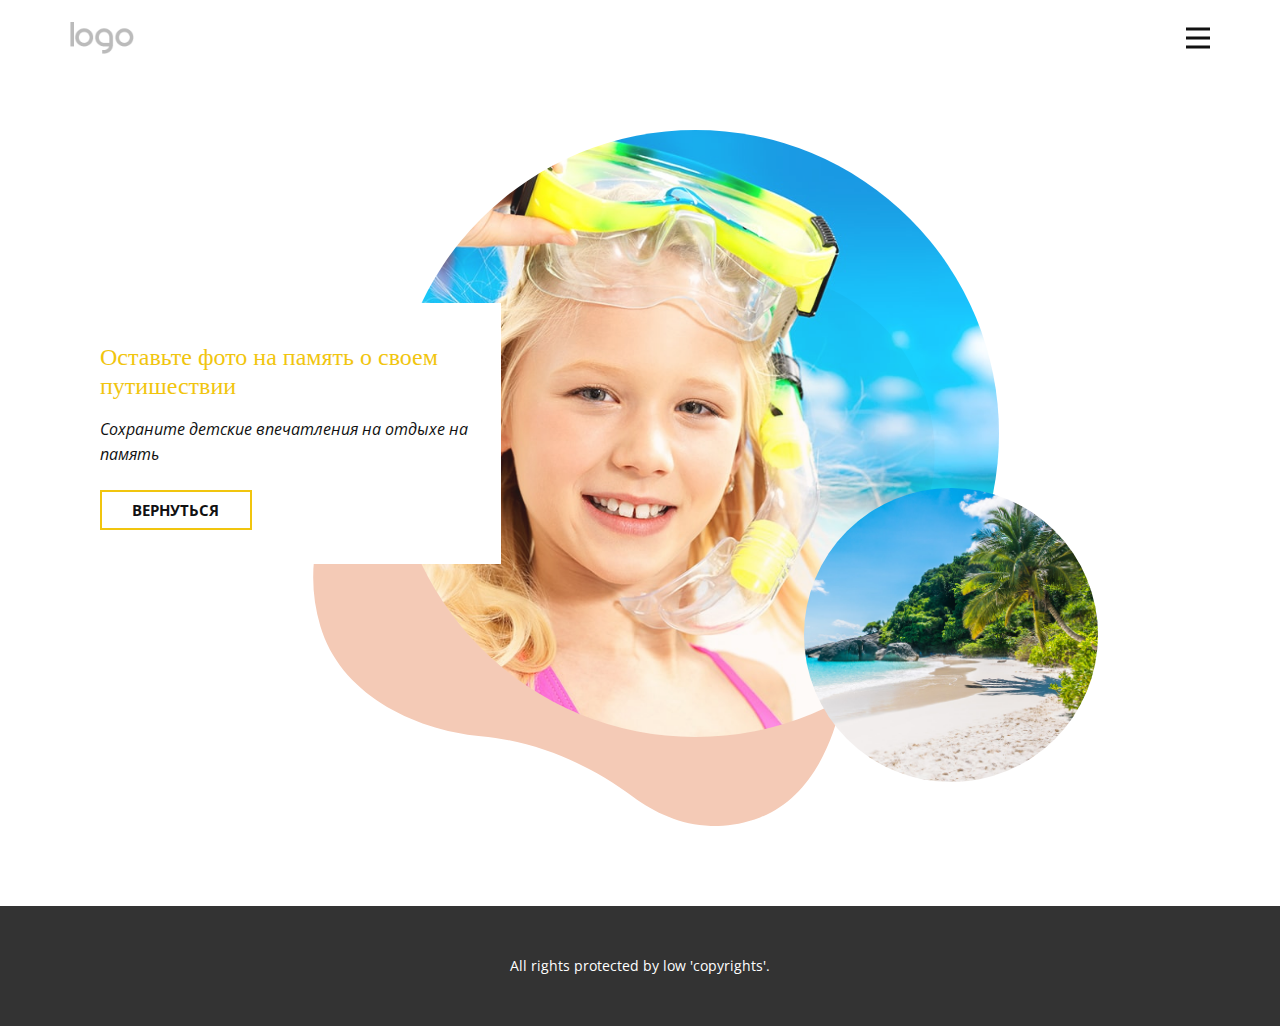
<file: Children.html>
<!DOCTYPE html>
<html style="font-size: 16px;">

<head>
    <meta name="viewport" content="width=device-width, initial-scale=1.0">
    <meta charset="utf-8">
    <meta name="keywords" content="НАШИ РАБОТЫ, Our Projects">
    <meta name="description" content="">
    <meta name="page_type" content="np-template-header-footer-from-plugin">
    <title>Children</title>
    <link rel="stylesheet" href="nicepage.css" media="screen">
    <link rel="stylesheet" href="Children.css" media="screen">
    <script class="u-script" type="text/javascript" src="jquery-1.9.1.min.js" defer=""></script>
    <script class="u-script" type="text/javascript" src="nicepage.js" defer=""></script>
    <meta name="generator" content="Nicepage 4.7.0, nicepage.com">
    <link id="u-theme-google-font" rel="stylesheet" href="https://fonts.googleapis.com/css?family=Playfair+Display:400,400i,500,500i,600,600i,700,700i,800,800i,900,900i|Open+Sans:300,300i,400,400i,500,500i,600,600i,700,700i,800,800i">
    <link id="u-page-google-font" rel="stylesheet" href="https://fonts.googleapis.com/css?family=Francois+One:400">


    <script type="application/ld+json">
        {
            "@context": "http://schema.org",
            "@type": "Organization",
            "name": "",
            "logo": "images/default-logo.png"
        }
    </script>
    <meta name="theme-color" content="#f4cab6">
    <meta property="og:title" content="Children">
    <meta property="og:type" content="website">
</head>

<body class="u-body u-xl-mode">
    <header class="u-clearfix u-header u-header" id="sec-5942">
        <div class="u-clearfix u-sheet u-sheet-1">
            <a href="#" class="u-image u-logo u-image-1">
                <img src="images/default-logo.png" class="u-logo-image u-logo-image-1">
            </a>
            <nav class="u-menu u-menu-dropdown u-offcanvas u-menu-1" data-responsive-from="XL">
                <div class="menu-collapse" style="font-size: 1rem; letter-spacing: 0px; font-weight: 500;">
                    <a class="u-button-style u-custom-active-color u-custom-border u-custom-border-color u-custom-hover-color u-custom-left-right-menu-spacing u-custom-padding-bottom u-custom-text-active-color u-custom-text-color u-custom-text-hover-color u-custom-top-bottom-menu-spacing u-nav-link u-text-active-palette-1-base u-text-hover-palette-2-base"
                        href="#">
                        <svg class="u-svg-link" viewBox="0 0 24 24"><use xlink:href="#menu-hamburger"></use></svg>
                        <svg class="u-svg-content" version="1.1" id="menu-hamburger" viewBox="0 0 16 16" x="0px" y="0px" xmlns:xlink="http://www.w3.org/1999/xlink" xmlns="http://www.w3.org/2000/svg"><g><rect y="1" width="16" height="2"></rect><rect y="7" width="16" height="2"></rect><rect y="13" width="16" height="2"></rect>
</g></svg>
                    </a>
                </div>
                <div class="u-nav-container">
                    <ul class="u-nav u-spacing-2 u-unstyled u-nav-1">
                        <li class="u-nav-item"><a class="u-active-grey-5 u-button-style u-hover-grey-10 u-nav-link u-text-active-grey-90 u-text-grey-90 u-text-hover-grey-90" href="index.html" style="padding: 10px 20px;">Home</a>
                        </li>
                        <li class="u-nav-item"><a class="u-active-grey-5 u-button-style u-hover-grey-10 u-nav-link u-text-active-grey-90 u-text-grey-90 u-text-hover-grey-90" href="Children.html" style="padding: 10px 20px;">Children</a>
                        </li>
                        <li class="u-nav-item"><a class="u-active-grey-5 u-button-style u-hover-grey-10 u-nav-link u-text-active-grey-90 u-text-grey-90 u-text-hover-grey-90" href="Wedding.html" style="padding: 10px 20px;">Wedding</a>
                        </li>
                        <li class="u-nav-item"><a class="u-active-grey-5 u-button-style u-hover-grey-10 u-nav-link u-text-active-grey-90 u-text-grey-90 u-text-hover-grey-90" href="Gallary.html" style="padding: 10px 20px;">Gallary</a>
                        </li>
                    </ul>
                </div>
                <div class="u-nav-container-collapse">
                    <div class="u-black u-container-style u-inner-container-layout u-opacity u-opacity-95 u-sidenav">
                        <div class="u-inner-container-layout u-sidenav-overflow">
                            <div class="u-menu-close"></div>
                            <ul class="u-align-center u-nav u-popupmenu-items u-unstyled u-nav-2">
                                <li class="u-nav-item"><a class="u-button-style u-nav-link" href="index.html" style="padding: 10px 20px;">Home</a>
                                </li>
                                <li class="u-nav-item"><a class="u-button-style u-nav-link" href="Children.html" style="padding: 10px 20px;">Children</a>
                                </li>
                                <li class="u-nav-item"><a class="u-button-style u-nav-link" href="Wedding.html" style="padding: 10px 20px;">Wedding</a>
                                </li>
                                <li class="u-nav-item"><a class="u-button-style u-nav-link" href="Gallary.html" style="padding: 10px 20px;">Gallary</a>
                                </li>
                            </ul>
                        </div>
                    </div>
                    <div class="u-black u-menu-overlay u-opacity u-opacity-70"></div>
                </div>
            </nav>
        </div>
    </header>
    <section class="u-clearfix u-section-1" id="carousel_00ff">
        <div class="u-clearfix u-sheet u-valign-middle-xs u-sheet-1">
            <div class="u-shape u-shape-svg u-text-palette-1-light-1 u-shape-1">
                <svg class="u-svg-link" preserveAspectRatio="none" viewBox="0 0 160 150" style=""><use xlink:href="#svg-8773"></use></svg>
                <svg xmlns="http://www.w3.org/2000/svg" xmlns:xlink="http://www.w3.org/1999/xlink" version="1.1" xml:space="preserve" class="u-svg-content" viewBox="0 0 160 150" x="0px" y="0px" id="svg-8773"><path d="M43.2,126.9c14.2,1.3,27.6,7,39.1,15.6c8.3,6.1,19.4,10.3,32.7,5.3c11.7-4.4,18.6-17.4,21-30.2c2.6-13.3,8.1-25.9,15.7-37.1
	c8.3-12.1,10.8-27.9,5.3-42.7C150.5,20.3,134.6,9,117,7.6C107.9,6.9,98.8,5,90.1,1.9C83-0.6,75-0.7,67.4,2.1
	c-9.9,3.7-17,11.6-20.1,21c-3.3,10.1-10.9,18-20.6,22.2c-0.1,0-0.1,0.1-0.2,0.1c-20.3,8.9-31,32-24.6,53.2
	C6.9,115.6,25.2,125.2,43.2,126.9z"></path></svg>
            </div>
            <div class="u-align-left u-image u-image-circle u-opacity u-opacity-90 u-image-1"></div>
            <div class="u-align-left u-image u-image-circle u-image-2" data-image-width="1200" data-image-height="1200"></div>
            <div class="u-align-left u-container-style u-group u-shape-rectangle u-white u-group-1">
                <div class="u-container-layout u-container-layout-1">
                    <h3 class="u-custom-font u-text u-text-palette-3-base u-text-1">Оставьте фото на память о своем путишествии</h3>
                    <p class="u-text u-text-2">Сохраните детские впечатления на отдыхе на память</p>
                    <a href="index.html" class="u-border-2 u-border-hover-palette-3-base u-border-palette-3-base u-btn u-button-style u-hover-palette-3-base u-none u-text-body-color u-text-hover-white u-btn-1">ВЕРНУТЬСЯ</a>
                </div>
            </div>
        </div>
    </section>


    <footer class="u-align-center u-clearfix u-footer u-grey-80 u-footer" id="sec-a295">
        <div class="u-clearfix u-sheet u-sheet-1">
            <p class="u-small-text u-text u-text-variant u-text-1">All rights protected by low 'copyrights'.</p>
        </div>
    </footer>
</body>

</html>
</file>
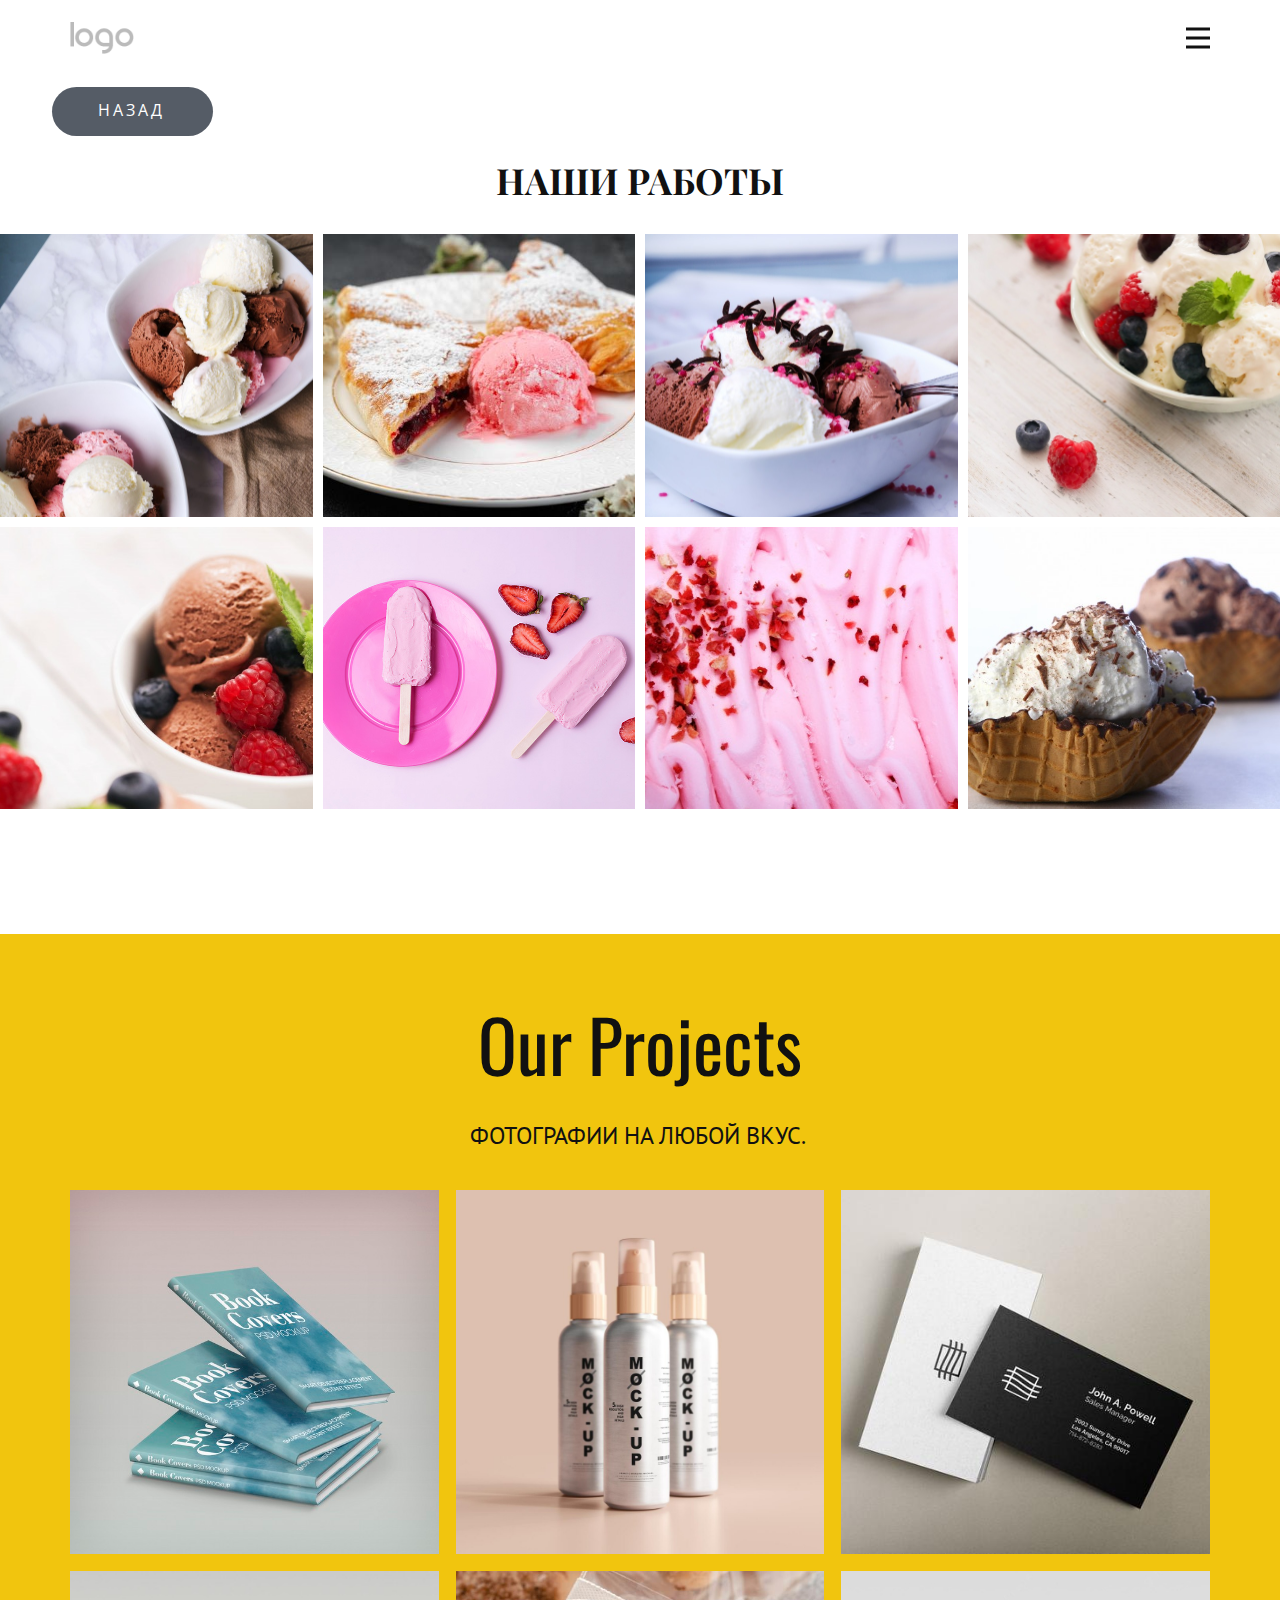
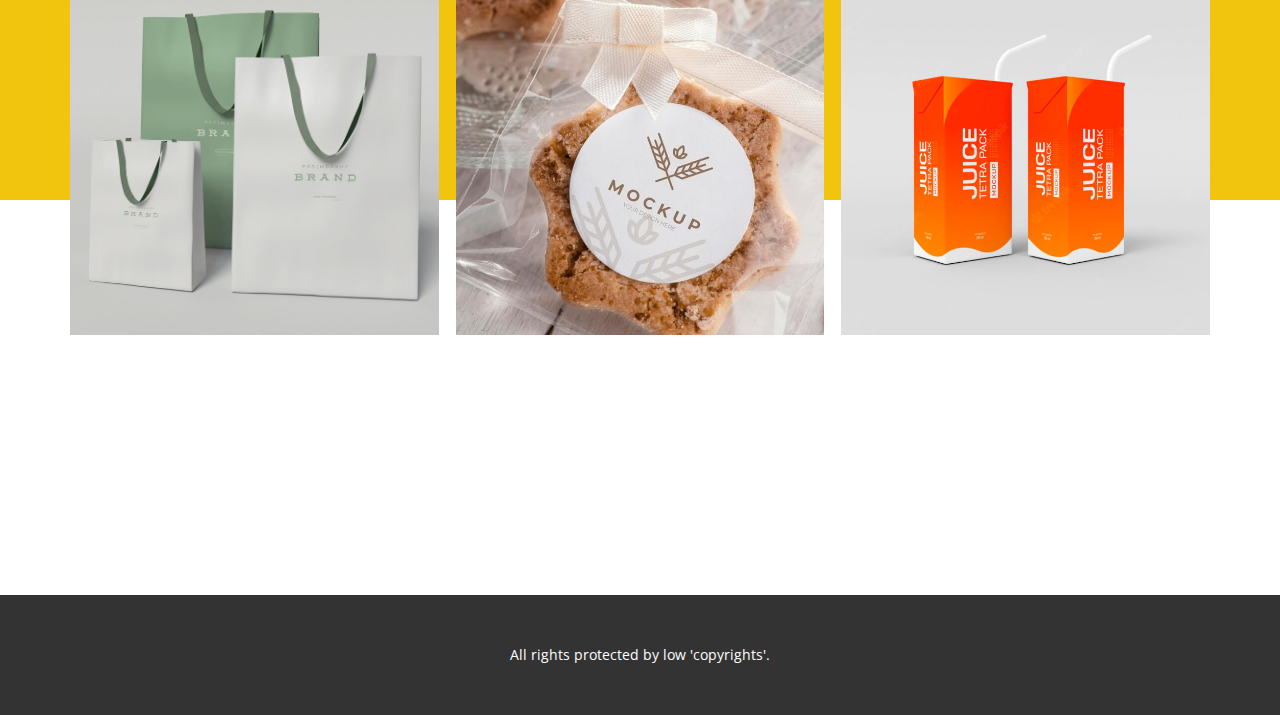
<file: Gallary.html>
<!DOCTYPE html>
<html style="font-size: 16px;">

<head>
    <meta name="viewport" content="width=device-width, initial-scale=1.0">
    <meta charset="utf-8">
    <meta name="keywords" content="НАШИ РАБОТЫ, Our Projects">
    <meta name="description" content="">
    <meta name="page_type" content="np-template-header-footer-from-plugin">
    <title>Gallary</title>
    <link rel="stylesheet" href="nicepage.css" media="screen">
    <link rel="stylesheet" href="Gallary.css" media="screen">
    <script class="u-script" type="text/javascript" src="jquery-1.9.1.min.js" defer=""></script>
    <script class="u-script" type="text/javascript" src="nicepage.js" defer=""></script>
    <meta name="generator" content="Nicepage 4.7.0, nicepage.com">
    <link id="u-theme-google-font" rel="stylesheet" href="https://fonts.googleapis.com/css?family=Playfair+Display:400,400i,500,500i,600,600i,700,700i,800,800i,900,900i|Open+Sans:300,300i,400,400i,500,500i,600,600i,700,700i,800,800i">
    <link id="u-page-google-font" rel="stylesheet" href="https://fonts.googleapis.com/css?family=Oswald:200,300,400,500,600,700|PT+Sans:400,400i,700,700i">



    <script type="application/ld+json">
        {
            "@context": "http://schema.org",
            "@type": "Organization",
            "name": "",
            "logo": "images/default-logo.png"
        }
    </script>
    <meta name="theme-color" content="#f4cab6">
    <meta property="og:title" content="Gallary">
    <meta property="og:type" content="website">
</head>

<body class="u-body u-xl-mode">
    <header class="u-clearfix u-header u-header" id="sec-5942">
        <div class="u-clearfix u-sheet u-sheet-1">
            <a href="#" class="u-image u-logo u-image-1">
                <img src="images/default-logo.png" class="u-logo-image u-logo-image-1">
            </a>
            <nav class="u-menu u-menu-dropdown u-offcanvas u-menu-1" data-responsive-from="XL">
                <div class="menu-collapse" style="font-size: 1rem; letter-spacing: 0px; font-weight: 500;">
                    <a class="u-button-style u-custom-active-color u-custom-border u-custom-border-color u-custom-hover-color u-custom-left-right-menu-spacing u-custom-padding-bottom u-custom-text-active-color u-custom-text-color u-custom-text-hover-color u-custom-top-bottom-menu-spacing u-nav-link u-text-active-palette-1-base u-text-hover-palette-2-base"
                        href="#">
                        <svg class="u-svg-link" viewBox="0 0 24 24"><use xlink:href="#menu-hamburger"></use></svg>
                        <svg class="u-svg-content" version="1.1" id="menu-hamburger" viewBox="0 0 16 16" x="0px" y="0px" xmlns:xlink="http://www.w3.org/1999/xlink" xmlns="http://www.w3.org/2000/svg"><g><rect y="1" width="16" height="2"></rect><rect y="7" width="16" height="2"></rect><rect y="13" width="16" height="2"></rect>
</g></svg>
                    </a>
                </div>
                <div class="u-nav-container">
                    <ul class="u-nav u-spacing-2 u-unstyled u-nav-1">
                        <li class="u-nav-item"><a class="u-active-grey-5 u-button-style u-hover-grey-10 u-nav-link u-text-active-grey-90 u-text-grey-90 u-text-hover-grey-90" href="Home.html" style="padding: 10px 20px;">Home</a>
                        </li>
                        <li class="u-nav-item"><a class="u-active-grey-5 u-button-style u-hover-grey-10 u-nav-link u-text-active-grey-90 u-text-grey-90 u-text-hover-grey-90" href="Children.html" style="padding: 10px 20px;">Children</a>
                        </li>
                        <li class="u-nav-item"><a class="u-active-grey-5 u-button-style u-hover-grey-10 u-nav-link u-text-active-grey-90 u-text-grey-90 u-text-hover-grey-90" href="Wedding.html" style="padding: 10px 20px;">Wedding</a>
                        </li>
                        <li class="u-nav-item"><a class="u-active-grey-5 u-button-style u-hover-grey-10 u-nav-link u-text-active-grey-90 u-text-grey-90 u-text-hover-grey-90" href="Gallary.html" style="padding: 10px 20px;">Gallary</a>
                        </li>
                    </ul>
                </div>
                <div class="u-nav-container-collapse">
                    <div class="u-black u-container-style u-inner-container-layout u-opacity u-opacity-95 u-sidenav">
                        <div class="u-inner-container-layout u-sidenav-overflow">
                            <div class="u-menu-close"></div>
                            <ul class="u-align-center u-nav u-popupmenu-items u-unstyled u-nav-2">
                                <li class="u-nav-item"><a class="u-button-style u-nav-link" href="index.html" style="padding: 10px 20px;">Home</a>
                                </li>
                                <li class="u-nav-item"><a class="u-button-style u-nav-link" href="Children.html" style="padding: 10px 20px;">Children</a>
                                </li>
                                <li class="u-nav-item"><a class="u-button-style u-nav-link" href="Wedding.html" style="padding: 10px 20px;">Wedding</a>
                                </li>
                                <li class="u-nav-item"><a class="u-button-style u-nav-link" href="Gallary.html" style="padding: 10px 20px;">Gallary</a>
                                </li>
                            </ul>
                        </div>
                    </div>
                    <div class="u-black u-menu-overlay u-opacity u-opacity-70"></div>
                </div>
            </nav>
        </div>
    </header>
    <section class="u-align-center u-clearfix u-section-1" id="carousel_1eba">
        <a href="index.html" class="u-active-palette-5-dark-3 u-btn u-btn-round u-button-style u-hover-palette-5-dark-3 u-palette-5-dark-2 u-radius-50 u-btn-1">НАЗАД</a>
        <h2 class="u-text u-text-default u-text-1">НАШИ РАБОТЫ</h2>
        <div class="u-expanded-width u-gallery u-layout-grid u-lightbox u-no-transition u-show-text-on-hover u-gallery-1">
            <div class="u-gallery-inner u-gallery-inner-1">
                <div class="u-effect-fade u-effect-hover-zoom u-gallery-item">
                    <div class="u-back-slide" data-image-width="626" data-image-height="939">
                        <img class="u-back-image u-expanded u-back-image-1" src="images/delicious-ice-cream_144627-19508.jpg">
                    </div>
                    <div class="u-over-slide u-over-slide-1">
                        <h3 class="u-gallery-heading"></h3>
                        <p class="u-gallery-text"></p>
                    </div>
                </div>
                <div class="u-effect-fade u-effect-hover-zoom u-gallery-item">
                    <div class="u-back-slide" data-image-width="626" data-image-height="417">
                        <img class="u-back-image u-expanded u-back-image-2" src="images/classic-shtrudel-dessert-with-ice-cream-white-plate_93675-135010.jpg">
                    </div>
                    <div class="u-over-slide u-over-slide-2">
                        <h3 class="u-gallery-heading"></h3>
                        <p class="u-gallery-text"></p>
                    </div>
                </div>
                <div class="u-effect-fade u-effect-hover-zoom u-gallery-item">
                    <div class="u-back-slide" data-image-width="626" data-image-height="939">
                        <img class="u-back-image u-expanded" src="images/delicious-ice-cream_144627-19519.jpg">
                    </div>
                    <div class="u-over-slide u-over-slide-3">
                        <h3 class="u-gallery-heading"></h3>
                        <p class="u-gallery-text"></p>
                    </div>
                </div>
                <div class="u-effect-fade u-effect-hover-zoom u-gallery-item">
                    <div class="u-back-slide" data-image-width="626" data-image-height="939">
                        <img class="u-back-image u-expanded" src="images/ice-cream_144627-38658.jpg">
                    </div>
                    <div class="u-over-slide u-over-slide-4">
                        <h3 class="u-gallery-heading"></h3>
                        <p class="u-gallery-text"></p>
                    </div>
                </div>
                <div class="u-effect-fade u-effect-hover-zoom u-gallery-item u-gallery-item-5">
                    <div class="u-back-slide" data-image-width="626" data-image-height="417">
                        <img class="u-back-image u-expanded" src="images/ice-cream_144627-38642.jpg">
                    </div>
                    <div class="u-over-slide u-over-slide-5">
                        <h3 class="u-gallery-heading"></h3>
                        <p class="u-gallery-text"></p>
                    </div>
                </div>
                <div class="u-effect-fade u-effect-hover-zoom u-gallery-item u-gallery-item-6">
                    <div class="u-back-slide" data-image-width="800" data-image-height="533">
                        <img class="u-back-image u-expanded u-back-image-6" src="images/sdfdfdf.jpg">
                    </div>
                    <div class="u-over-slide u-over-slide-6">
                        <h3 class="u-gallery-heading"></h3>
                        <p class="u-gallery-text"></p>
                    </div>
                </div>
                <div class="u-effect-fade u-effect-hover-zoom u-gallery-item">
                    <div class="u-back-slide" data-image-width="626" data-image-height="395">
                        <img class="u-back-image u-expanded" src="images/delicious-ice-cream_144627-19503.jpg">
                    </div>
                    <div class="u-over-slide u-over-slide-7">
                        <h3 class="u-gallery-heading"></h3>
                        <p class="u-gallery-text"></p>
                    </div>
                </div>
                <div class="u-effect-fade u-effect-hover-zoom u-gallery-item">
                    <div class="u-back-slide" data-image-width="626" data-image-height="417">
                        <img class="u-back-image u-expanded" src="images/ice-cream-with-desert_144627-7390.jpg">
                    </div>
                    <div class="u-over-slide u-over-slide-8">
                        <h3 class="u-gallery-heading"></h3>
                        <p class="u-gallery-text"></p>
                    </div>
                </div>
            </div>
        </div>
    </section>
    <section class="u-align-center-lg u-align-center-md u-align-center-xl u-align-left-sm u-align-left-xs u-clearfix u-white u-section-2" id="carousel_62ec">
        <div class="u-expanded-width u-palette-3-base u-shape u-shape-rectangle u-shape-1"></div>
        <h2 class="u-text u-text-default u-text-1">Our Projects</h2>
        <p class="u-align-center u-custom-font u-font-pt-sans u-text u-text-2"> ФОТОГРАФИИ НА ЛЮБОЙ ВКУС.&nbsp;</p>
        <div class="u-gallery u-layout-grid u-lightbox u-show-text-on-hover u-gallery-1">
            <div class="u-gallery-inner u-gallery-inner-1">
                <div class="u-effect-fade u-effect-hover-zoom u-gallery-item">
                    <div class="u-back-slide" data-image-width="613" data-image-height="626">
                        <img class="u-back-image u-expanded" src="images/four-books-mockup_125540-455.jpg">
                    </div>
                    <div class="u-over-slide u-shading u-over-slide-1">
                        <h3 class="u-gallery-heading"></h3>
                        <p class="u-gallery-text"></p>
                    </div>
                </div>
                <div class="u-effect-fade u-effect-hover-zoom u-gallery-item">
                    <div class="u-back-slide" data-image-width="1380" data-image-height="920">
                        <img class="u-back-image u-expanded" src="images/aluminum-body-cosmetic-spray-bottle-mockup_358694-4060.jpg">
                    </div>
                    <div class="u-over-slide u-shading u-over-slide-2">
                        <h3 class="u-gallery-heading"></h3>
                        <p class="u-gallery-text"></p>
                    </div>
                </div>
                <div class="u-effect-fade u-effect-hover-zoom u-gallery-item">
                    <div class="u-back-slide">
                        <img class="u-back-image u-expanded" src="images/business-cards-mockup_1389-1137.jpg">
                    </div>
                    <div class="u-over-slide u-shading u-over-slide-3">
                        <h3 class="u-gallery-heading"></h3>
                        <p class="u-gallery-text"></p>
                    </div>
                </div>
                <div class="u-effect-fade u-effect-hover-zoom u-gallery-item">
                    <div class="u-back-slide" data-image-width="1060" data-image-height="757">
                        <img class="u-back-image u-expanded" src="images/paper-bag-mockup_58466-14965.jpg">
                    </div>
                    <div class="u-over-slide u-shading u-over-slide-4">
                        <h3 class="u-gallery-heading"></h3>
                        <p class="u-gallery-text"></p>
                    </div>
                </div>
                <div class="u-effect-fade u-effect-hover-zoom u-gallery-item">
                    <div class="u-back-slide" data-image-width="720" data-image-height="1080">
                        <img class="u-back-image u-expanded" src="images/pastry-transparent-packaging-view_23-2148961888.jpg">
                    </div>
                    <div class="u-over-slide u-shading u-over-slide-5">
                        <h3 class="u-gallery-heading"></h3>
                        <p class="u-gallery-text"></p>
                    </div>
                </div>
                <div class="u-effect-fade u-effect-hover-zoom u-gallery-item">
                    <div class="u-back-slide" data-image-width="792" data-image-height="690">
                        <img class="u-back-image u-expanded" src="images/jhjhj.jpg">
                    </div>
                    <div class="u-over-slide u-shading u-over-slide-6">
                        <h3 class="u-gallery-heading"></h3>
                        <p class="u-gallery-text"></p>
                    </div>
                </div>
            </div>
        </div>

    </section>


    <footer class="u-align-center u-clearfix u-footer u-grey-80 u-footer" id="sec-a295">
        <div class="u-clearfix u-sheet u-sheet-1">
            <p class="u-small-text u-text u-text-variant u-text-1">All rights protected by low 'copyrights'.</p>
        </div>
    </footer>
</body>

</html>
</file>
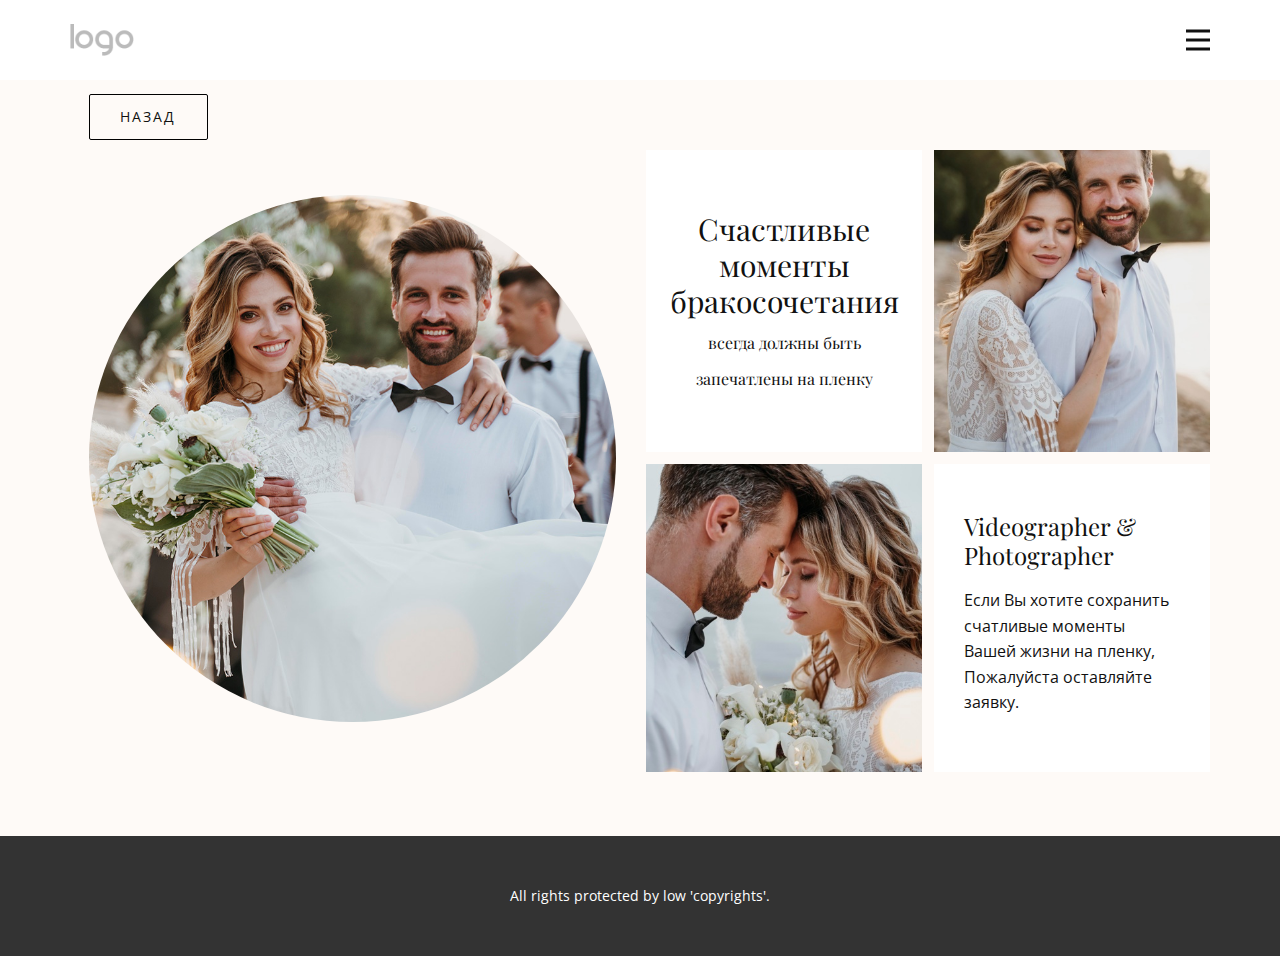
<file: Wedding.html>
<!DOCTYPE html>
<html style="font-size: 16px;">

<head>
    <meta name="viewport" content="width=device-width, initial-scale=1.0">
    <meta charset="utf-8">
    <meta name="keywords" content="">
    <meta name="description" content="">
    <meta name="page_type" content="np-template-header-footer-from-plugin">
    <title>Wedding</title>
    <link rel="stylesheet" href="nicepage.css" media="screen">
    <link rel="stylesheet" href="Wedding.css" media="screen">
    <script class="u-script" type="text/javascript" src="jquery-1.9.1.min.js" defer=""></script>
    <script class="u-script" type="text/javascript" src="nicepage.js" defer=""></script>
    <meta name="generator" content="Nicepage 4.7.0, nicepage.com">
    <link id="u-theme-google-font" rel="stylesheet" href="https://fonts.googleapis.com/css?family=Playfair+Display:400,400i,500,500i,600,600i,700,700i,800,800i,900,900i|Open+Sans:300,300i,400,400i,500,500i,600,600i,700,700i,800,800i">


    <script type="application/ld+json">
        {
            "@context": "http://schema.org",
            "@type": "Organization",
            "name": "",
            "logo": "images/default-logo.png"
        }
    </script>
    <meta name="theme-color" content="#f4cab6">
    <meta property="og:title" content="Contact">
    <meta property="og:type" content="website">
</head>

<body class="u-body u-xl-mode">
    <header class="u-clearfix u-header u-header" id="sec-5942">
        <div class="u-clearfix u-sheet u-valign-middle u-sheet-1">
            <a href="#" class="u-image u-logo u-image-1">
                <img src="images/default-logo.png" class="u-logo-image u-logo-image-1">
            </a>
            <nav class="u-menu u-menu-dropdown u-offcanvas u-menu-1" data-responsive-from="XL">
                <div class="menu-collapse" style="font-size: 1rem; letter-spacing: 0px; font-weight: 500;">
                    <a class="u-button-style u-custom-active-color u-custom-border u-custom-border-color u-custom-hover-color u-custom-left-right-menu-spacing u-custom-padding-bottom u-custom-text-active-color u-custom-text-color u-custom-text-hover-color u-custom-top-bottom-menu-spacing u-nav-link u-text-active-palette-1-base u-text-hover-palette-2-base"
                        href="#">
                        <svg class="u-svg-link" viewBox="0 0 24 24"><use xlink:href="#menu-hamburger"></use></svg>
                        <svg class="u-svg-content" version="1.1" id="menu-hamburger" viewBox="0 0 16 16" x="0px" y="0px" xmlns:xlink="http://www.w3.org/1999/xlink" xmlns="http://www.w3.org/2000/svg"><g><rect y="1" width="16" height="2"></rect><rect y="7" width="16" height="2"></rect><rect y="13" width="16" height="2"></rect>
</g></svg>
                    </a>
                </div>
                <div class="u-nav-container">
                    <ul class="u-nav u-spacing-2 u-unstyled u-nav-1">
                        <li class="u-nav-item"><a class="u-active-grey-5 u-button-style u-hover-grey-10 u-nav-link u-text-active-grey-90 u-text-grey-90 u-text-hover-grey-90" href="Home.html" style="padding: 10px 20px;">Home</a>
                        </li>
                        <li class="u-nav-item"><a class="u-active-grey-5 u-button-style u-hover-grey-10 u-nav-link u-text-active-grey-90 u-text-grey-90 u-text-hover-grey-90" href="Children.html" style="padding: 10px 20px;">Children</a>
                        </li>
                        <li class="u-nav-item"><a class="u-active-grey-5 u-button-style u-hover-grey-10 u-nav-link u-text-active-grey-90 u-text-grey-90 u-text-hover-grey-90" href="Wedding.html" style="padding: 10px 20px;">Wedding</a>
                        </li>
                        <li class="u-nav-item"><a class="u-active-grey-5 u-button-style u-hover-grey-10 u-nav-link u-text-active-grey-90 u-text-grey-90 u-text-hover-grey-90" href="Gallary.html" style="padding: 10px 20px;">Gallary</a>
                        </li>
                    </ul>
                </div>
                <div class="u-nav-container-collapse">
                    <div class="u-black u-container-style u-inner-container-layout u-opacity u-opacity-95 u-sidenav">
                        <div class="u-inner-container-layout u-sidenav-overflow">
                            <div class="u-menu-close"></div>
                            <ul class="u-align-center u-nav u-popupmenu-items u-unstyled u-nav-2">
                                <li class="u-nav-item"><a class="u-button-style u-nav-link" href="index.html" style="padding: 10px 20px;">Home</a>
                                </li>
                                <li class="u-nav-item"><a class="u-button-style u-nav-link" href="Children.html" style="padding: 10px 20px;">Children</a>
                                </li>
                                <li class="u-nav-item"><a class="u-button-style u-nav-link" href="Wedding.html" style="padding: 10px 20px;">Wedding</a>
                                </li>
                                <li class="u-nav-item"><a class="u-button-style u-nav-link" href="Gallary.html" style="padding: 10px 20px;">Gallary</a>
                                </li>
                            </ul>
                        </div>
                    </div>
                    <div class="u-black u-menu-overlay u-opacity u-opacity-70"></div>
                </div>
            </nav>
        </div>
    </header>
    <section class="u-clearfix u-palette-1-light-3 u-section-1" id="carousel_5c27">
        <div class="u-clearfix u-sheet u-sheet-1">
            <a href="index.html" class="u-active-palette-2-base u-align-center u-border-1 u-border-active-palette-2-base u-border-black u-border-hover-palette-2-base u-btn u-btn-round u-button-style u-hover-palette-2-base u-none u-radius-2 u-text-active-white u-text-body-color u-text-hover-white u-btn-1">НАЗАД</a>
            <div class="u-clearfix u-expanded-width u-gutter-12 u-layout-wrap u-layout-wrap-1">
                <div class="u-layout">
                    <div class="u-layout-row">
                        <div class="u-size-30 u-size-60-md">
                            <div class="u-layout-col">
                                <div class="u-align-center u-container-style u-layout-cell u-left-cell u-size-60 u-layout-cell-1" src="">
                                    <div class="u-container-layout u-valign-middle u-container-layout-1">
                                        <div class="u-align-center u-image u-image-circle u-image-1" data-image-width="900" data-image-height="850"></div>
                                    </div>
                                </div>
                            </div>
                        </div>
                        <div class="u-size-30 u-size-60-md">
                            <div class="u-layout-col">
                                <div class="u-size-30">
                                    <div class="u-layout-row">
                                        <div class="u-align-center u-container-style u-layout-cell u-size-30 u-white u-layout-cell-2">
                                            <div class="u-container-layout u-valign-middle u-container-layout-2">
                                                <h3 class="u-text u-text-1">Счастливые моменты бракосочетания<br>
                                                    <span style="font-size: 1rem;"> всегда должны быть запечатлены на пленку</span>
                                                    <br>
                                                </h3>
                                            </div>
                                        </div>
                                        <div class="u-container-style u-image u-layout-cell u-right-cell u-size-30 u-image-2" src="" data-image-width="417" data-image-height="626">
                                            <div class="u-container-layout u-container-layout-3"></div>
                                        </div>
                                    </div>
                                </div>
                                <div class="u-size-30">
                                    <div class="u-layout-row">
                                        <div class="u-container-style u-image u-layout-cell u-size-30 u-image-3" src="" data-image-width="417" data-image-height="626">
                                            <div class="u-container-layout u-container-layout-4"></div>
                                        </div>
                                        <div class="u-align-left u-container-style u-layout-cell u-right-cell u-size-30 u-white u-layout-cell-5">
                                            <div class="u-container-layout u-container-layout-5">
                                                <h3 class="u-text u-text-2"> Videographer &amp; Photographer</h3>
                                                <p class="u-text u-text-3">Если Вы хотите сохранить счатливые моменты Вашей жизни на пленку, Пожалуйста оставляйте заявку.<br>
                                                    <br>
                                                </p>
                                            </div>
                                        </div>
                                    </div>
                                </div>
                            </div>
                        </div>
                    </div>
                </div>
            </div>
        </div>
    </section>


    <footer class="u-align-center u-clearfix u-footer u-grey-80 u-footer" id="sec-a295">
        <div class="u-clearfix u-sheet u-sheet-1">
            <p class="u-small-text u-text u-text-variant u-text-1">All rights protected by low 'copyrights'.</p>
        </div>
    </footer>
</body>

</html>
</file>
